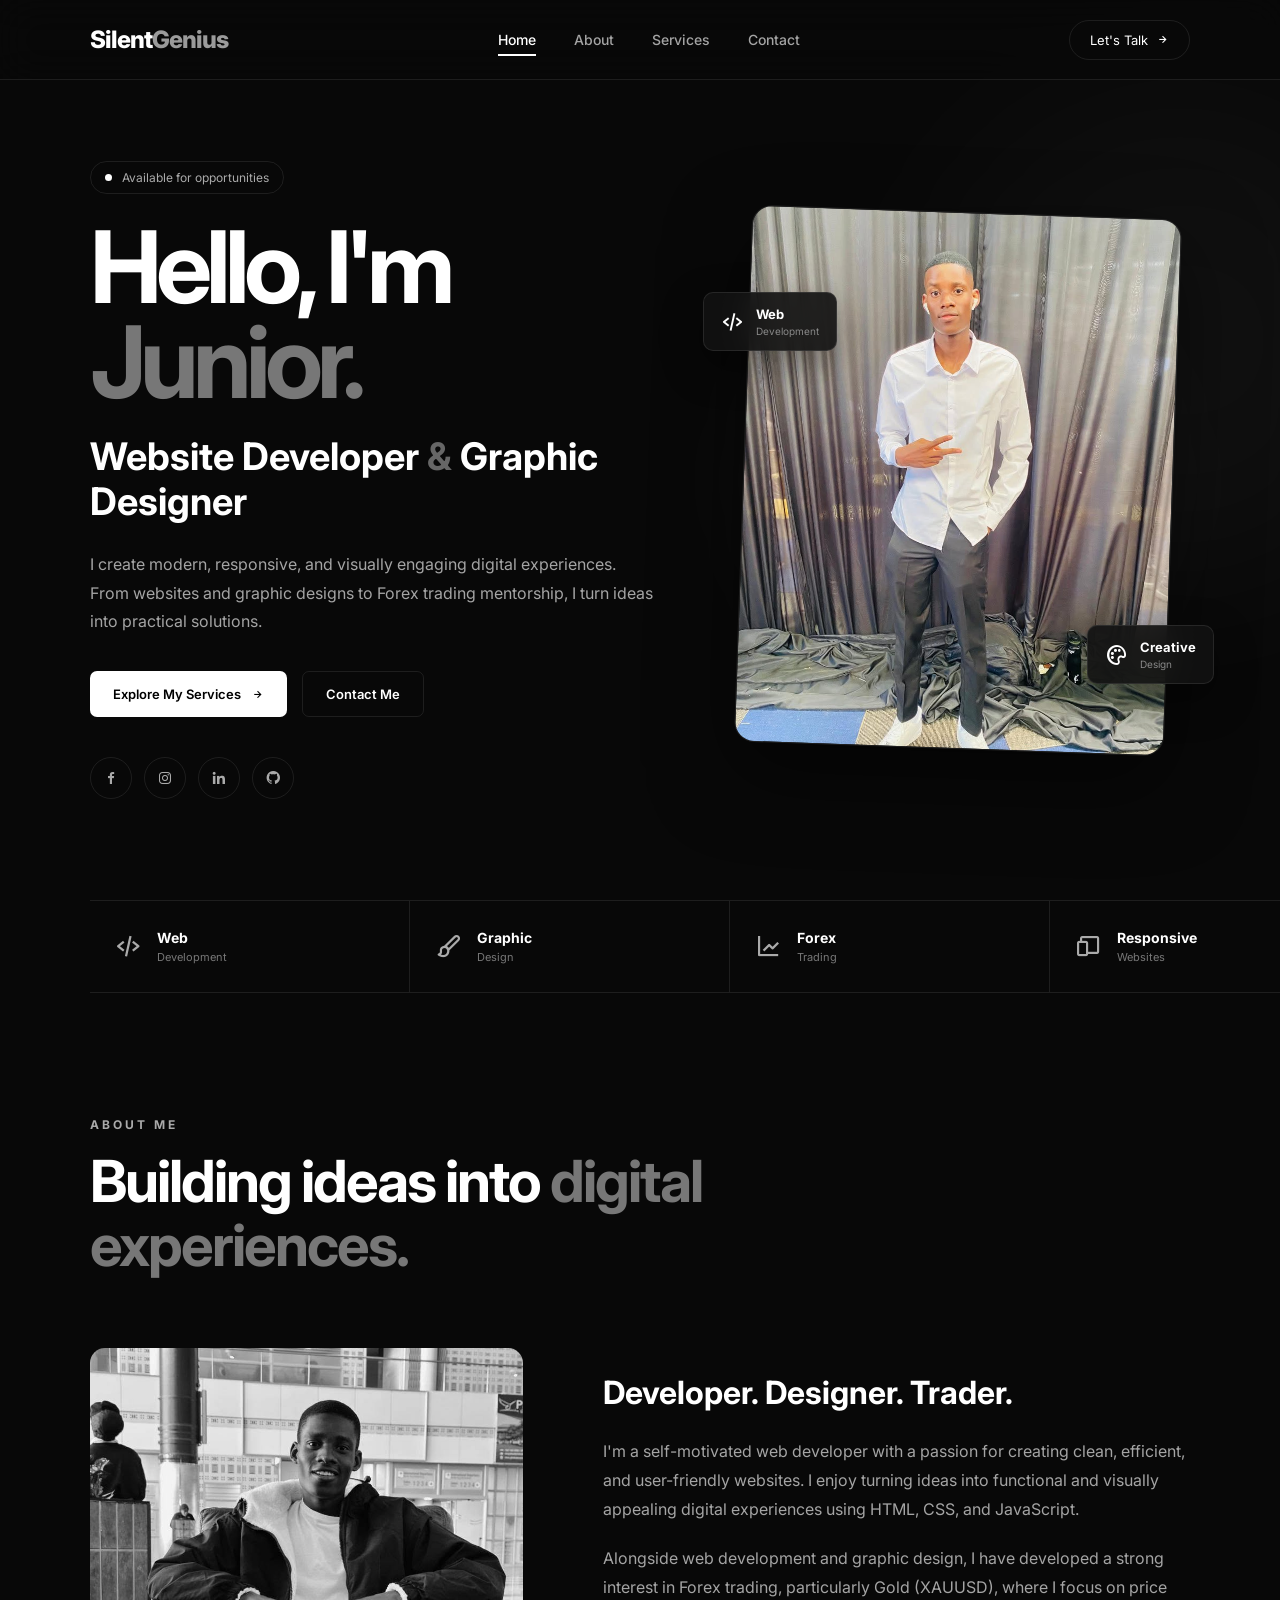
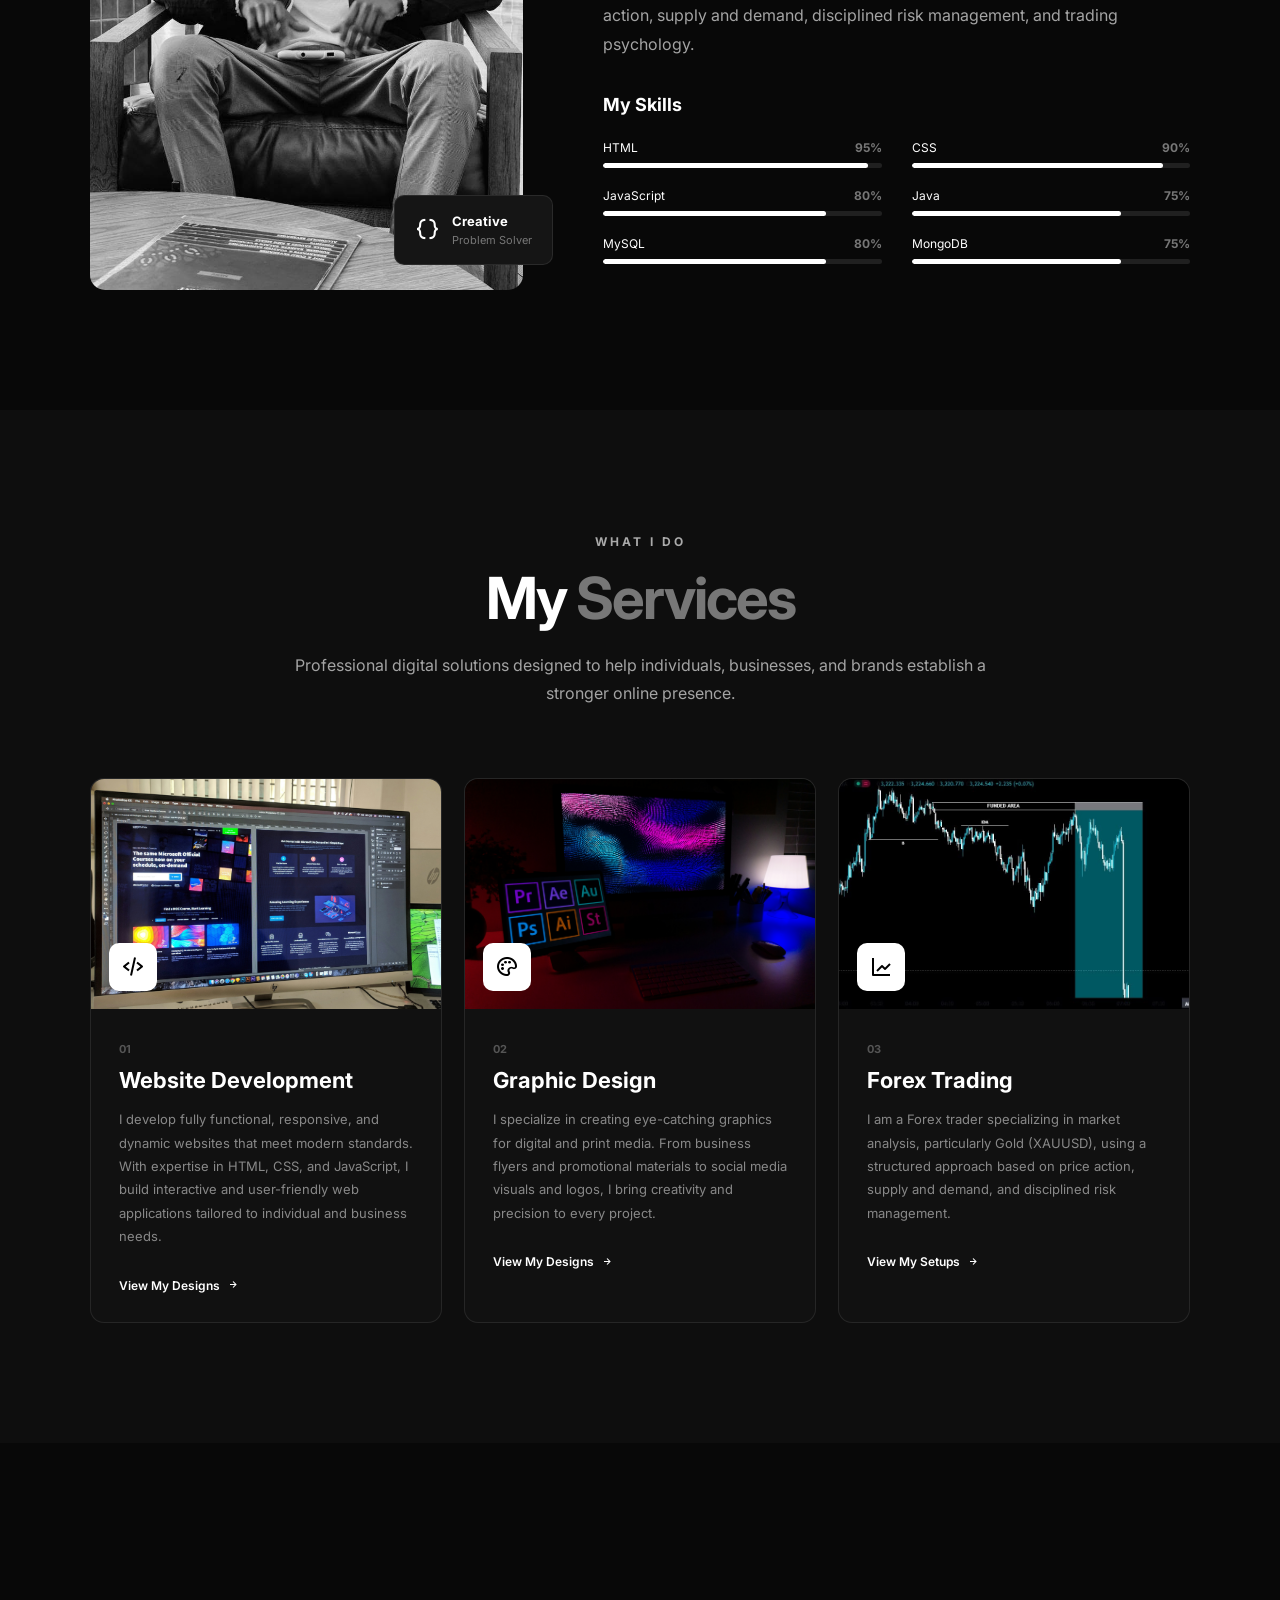
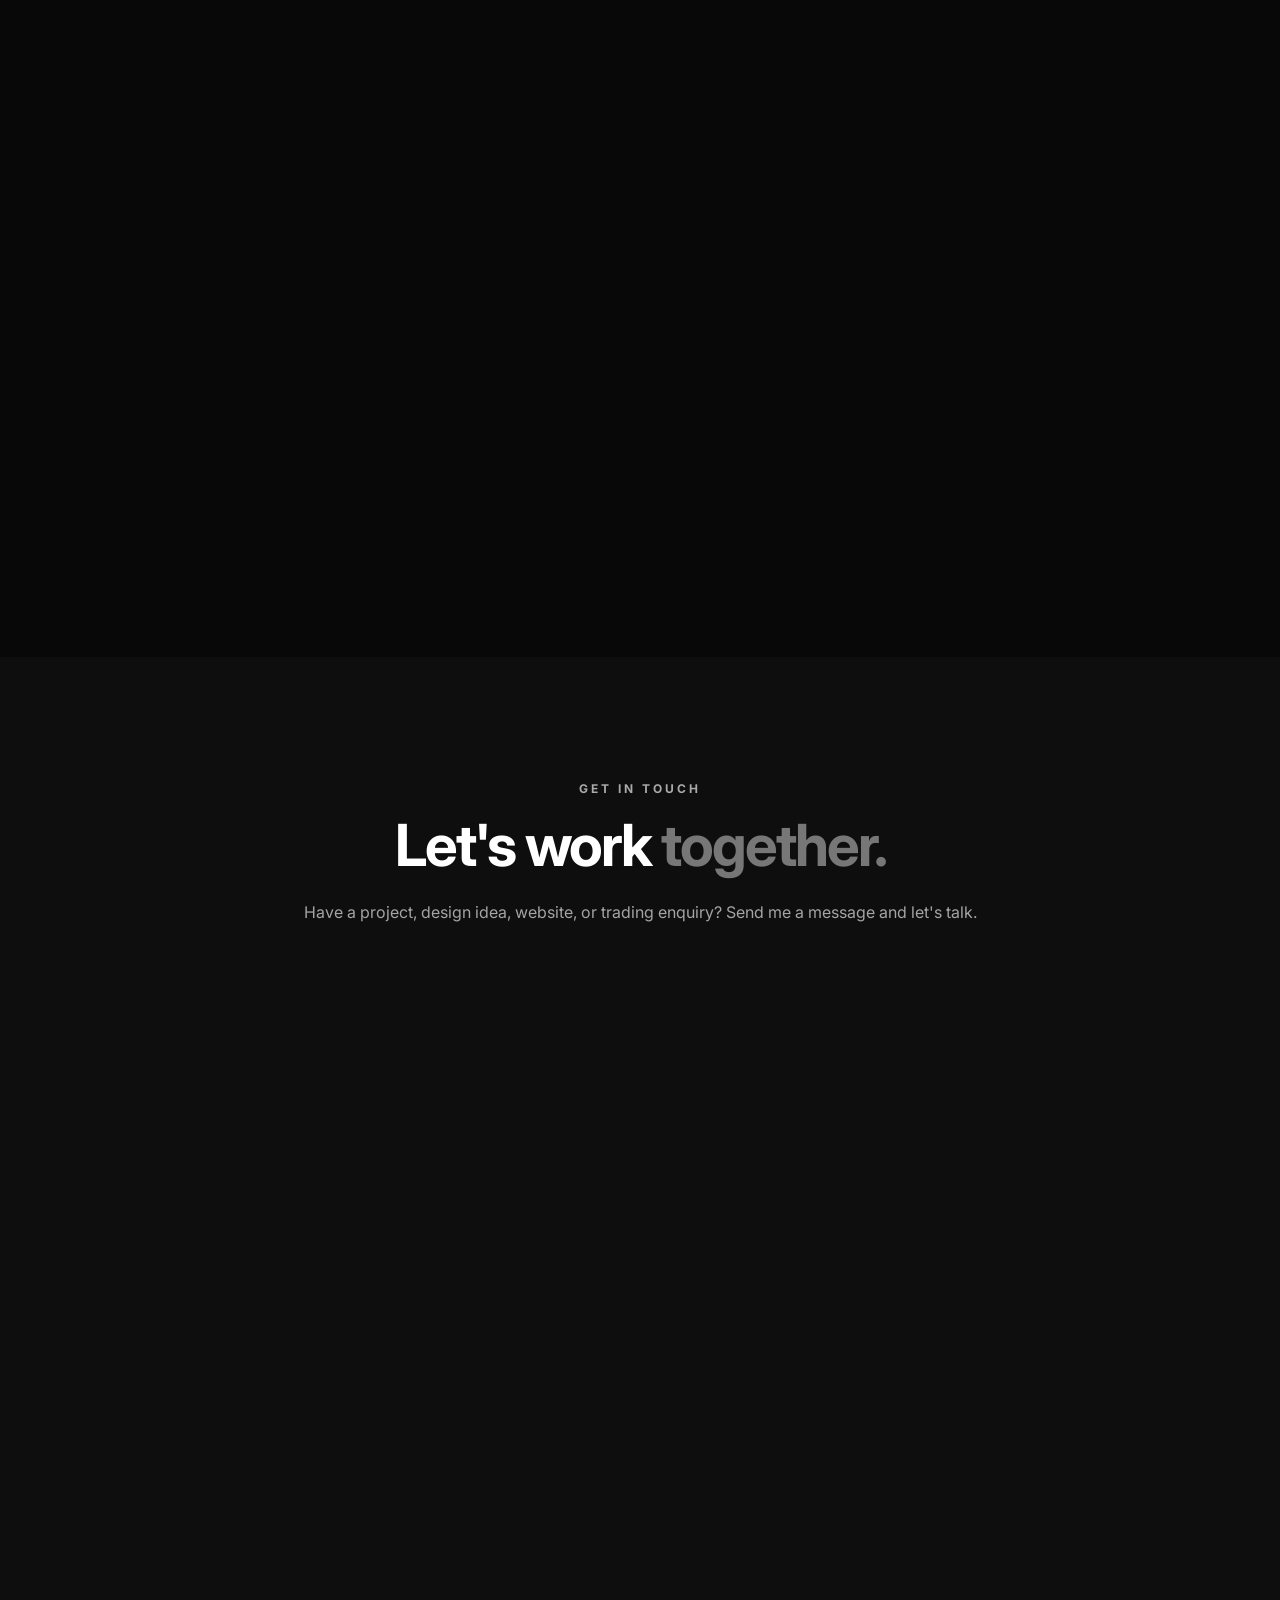
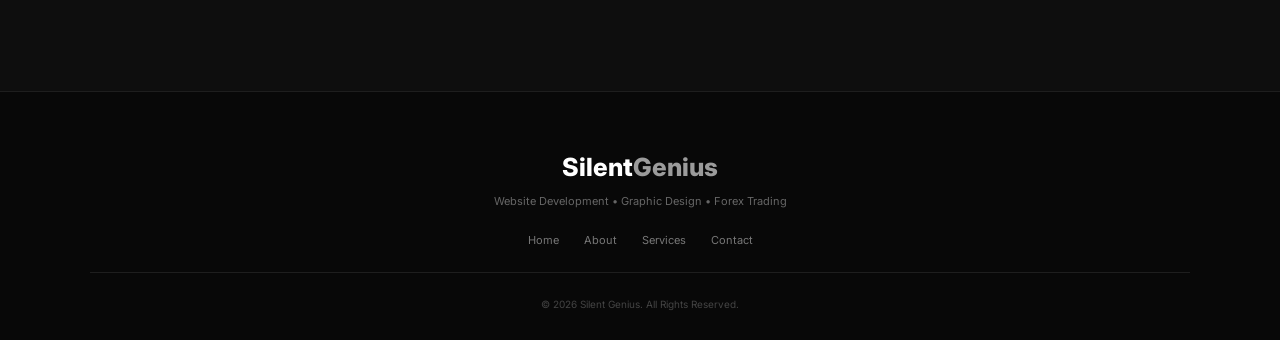
<file: index.html>
<!DOCTYPE html>
<html lang="en">
<head>
    <meta charset="UTF-8">
    <meta name="viewport" content="width=device-width, initial-scale=1.0">

    <title>Junior | Silent Genius</title>

    <!-- Boxicons -->
    <link href="https://unpkg.com/boxicons@2.1.4/css/boxicons.min.css" rel="stylesheet">

    <!-- Google Font -->
    <link rel="preconnect" href="https://fonts.googleapis.com">
    <link rel="preconnect" href="https://fonts.gstatic.com" crossorigin>
    <link href="https://fonts.googleapis.com/css2?family=Inter:wght@300;400;500;600;700;800&display=swap" rel="stylesheet">

    <link rel="stylesheet" href="style.css">
</head>

<body>

    <!-- ================= NAVBAR ================= -->

    <header class="navbar">

        <a href="#home" class="logo">
            Silent<span>Genius</span>
        </a>

        <nav class="nav-links" id="navLinks">

            <a href="#home" class="active">Home</a>
            <a href="#about">About</a>
            <a href="#services">Services</a>
            <a href="#contact">Contact</a>

        </nav>

        <a href="#contact" class="nav-btn">
            Let's Talk
            <i class='bx bx-right-arrow-alt'></i>
        </a>

        <i class='bx bx-menu' id="menu"></i>

    </header>


    <!-- ================= HERO ================= -->

    <main>

        <section class="hero" id="home">

            <div class="hero-content">

                <div class="hero-tag">
                    <span></span>
                    Available for opportunities
                </div>

                <h1>
                    Hello, I'm
                    <span>Junior.</span>
                </h1>

                <h2>
                    Website Developer
                    <span>&</span>
                    Graphic Designer
                </h2>

                <p>
                    I create modern, responsive, and visually engaging digital
                    experiences. From websites and graphic designs to Forex
                    trading mentorship, I turn ideas into practical solutions.
                </p>

                <div class="hero-buttons">

                    <a href="#services" class="primary-btn">
                        Explore My Services
                        <i class='bx bx-right-arrow-alt'></i>
                    </a>

                    <a href="#contact" class="secondary-btn">
                        Contact Me
                    </a>

                </div>

                <div class="hero-socials">

                    <a href="https://www.facebook.com/profile.php?id=100087149716065">
                        <i class='bx bxl-facebook'></i>
                    </a>

                    <a href="https://www.instagram.com/silent_genius_fx/">
                        <i class='bx bxl-instagram'></i>
                    </a>

                    <a href="https://www.linkedin.com/in/junior-inaletsile/" target="_blank" rel="noopener noreferrer">
                    <i class='bx bxl-linkedin'></i>
                    </a>

                    <a href="#">
                        <i class='bx bxl-github'></i>
                    </a>

                </div>

            </div>


            <div class="hero-image">

                <div class="image-glow"></div>

                <div class="image-frame">

                    <img src="main.jpg" alt="Junior">

                </div>

                <div class="floating-card card-one">
                    <i class='bx bx-code-alt'></i>
                    <div>
                        <strong>Web</strong>
                        <small>Development</small>
                    </div>
                </div>

                <div class="floating-card card-two">
                    <i class='bx bx-palette'></i>
                    <div>
                        <strong>Creative</strong>
                        <small>Design</small>
                    </div>
                </div>

            </div>

        </section>


        <!-- ================= STATS ================= -->

        <section class="stats">

            <div class="stat">
                <i class='bx bx-code-alt'></i>
                <div>
                    <h3>Web</h3>
                    <p>Development</p>
                </div>
            </div>

            <div class="stat">
                <i class='bx bx-paint'></i>
                <div>
                    <h3>Graphic</h3>
                    <p>Design</p>
                </div>
            </div>

            <div class="stat">
                <i class='bx bx-line-chart'></i>
                <div>
                    <h3>Forex</h3>
                    <p>Trading</p>
                </div>
            </div>

            <div class="stat">
                <i class='bx bx-devices'></i>
                <div>
                    <h3>Responsive</h3>
                    <p>Websites</p>
                </div>
            </div>

        </section>


        <!-- ================= ABOUT ================= -->

        <section class="about section" id="about">

            <div class="section-heading">

                <span>ABOUT ME</span>

                <h2>
                    Building ideas into
                    <strong>digital experiences.</strong>
                </h2>

            </div>


            <div class="about-grid">

                <div class="about-image">

                    <img src="img4.jpg" alt="Junior working">

                    <div class="experience-card">
                        <i class='bx bx-code-curly'></i>
                        <div>
                            <strong>Creative</strong>
                            <span>Problem Solver</span>
                        </div>
                    </div>

                </div>


                <div class="about-content">

                    <h3>
                        Developer. Designer. Trader.
                    </h3>

                    <p>
                        I'm a self-motivated web developer with a passion for
                        creating clean, efficient, and user-friendly websites.
                        I enjoy turning ideas into functional and visually
                        appealing digital experiences using HTML, CSS, and
                        JavaScript.
                    </p>

                    <p>
                        Alongside web development and graphic design, I have
                        developed a strong interest in Forex trading, particularly
                        Gold (XAUUSD), where I focus on price action, supply and
                        demand, disciplined risk management, and trading psychology.
                    </p>


                    <h4>My Skills</h4>

                    <div class="skills-grid">

                        <div class="skill">
                            <div>
                                <span>HTML</span>
                                <b>95%</b>
                            </div>
                            <div class="progress">
                                <span style="width:95%"></span>
                            </div>
                        </div>

                        <div class="skill">
                            <div>
                                <span>CSS</span>
                                <b>90%</b>
                            </div>
                            <div class="progress">
                                <span style="width:90%"></span>
                            </div>
                        </div>

                        <div class="skill">
                            <div>
                                <span>JavaScript</span>
                                <b>80%</b>
                            </div>
                            <div class="progress">
                                <span style="width:80%"></span>
                            </div>
                        </div>

                        <div class="skill">
                            <div>
                                <span>Java</span>
                                <b>75%</b>
                            </div>
                            <div class="progress">
                                <span style="width:75%"></span>
                            </div>
                        </div>

                        <div class="skill">
                            <div>
                                <span>MySQL</span>
                                <b>80%</b>
                            </div>
                            <div class="progress">
                                <span style="width:80%"></span>
                            </div>
                        </div>

                        <div class="skill">
                            <div>
                                <span>MongoDB</span>
                                <b>75%</b>
                            </div>
                            <div class="progress">
                                <span style="width:75%"></span>
                            </div>
                        </div>

                    </div>

                </div>

            </div>

        </section>


        <!-- ================= SERVICES ================= -->

        <section class="services section" id="services">

            <div class="section-heading center">

                <span>WHAT I DO</span>

                <h2>
                    My <strong>Services</strong>
                </h2>

                <p>
                    Professional digital solutions designed to help individuals,
                    businesses, and brands establish a stronger online presence.
                </p>

            </div>


            <div class="services-grid">


                <!-- WEB DEVELOPMENT -->

                <article class="service-card">

                    <div class="service-image">

                        <img src="pic2.jpg" alt="Website Development">

                        <div class="service-icon">
                            <i class='bx bx-code-alt'></i>
                        </div>

                    </div>

                    <div class="service-content">

                        <span class="service-number">01</span>

                        <h3>Website Development</h3>

                        <p>
                            I develop fully functional, responsive, and dynamic
                            websites that meet modern standards. With expertise
                            in HTML, CSS, and JavaScript, I build interactive and
                            user-friendly web applications tailored to individual
                            and business needs.
                        </p>

                        <a href="#contact">
                            View My Designs
                            <i class='bx bx-right-arrow-alt'></i>
                        </a>

                    </div>

                </article>


                <!-- GRAPHIC DESIGN -->

                <article class="service-card">

                    <div class="service-image">

                        <img src="pic.jpg" alt="Graphic Design">

                        <div class="service-icon">
                            <i class='bx bx-palette'></i>
                        </div>

                    </div>

                    <div class="service-content">

                        <span class="service-number">02</span>

                        <h3>Graphic Design</h3>

                        <p>
                            I specialize in creating eye-catching graphics for
                            digital and print media. From business flyers and
                            promotional materials to social media visuals and
                            logos, I bring creativity and precision to every project.
                        </p>

                        <a href="graphic-design.html">
                            View My Designs
                            <i class='bx bx-right-arrow-alt'></i>
                        </a>

                    </div>

                </article>


                <!-- FOREX -->

                <article class="service-card">

                    <div class="service-image">

                        <img src="xau.jpg" alt="Forex Trading">

                        <div class="service-icon">
                            <i class='bx bx-line-chart'></i>
                        </div>

                    </div>

                    <div class="service-content">

                        <span class="service-number">03</span>

                        <h3>Forex Trading</h3>

                        <p>
                            I am a Forex trader specializing in market analysis,
                            particularly Gold (XAUUSD), using a structured approach
                            based on price action, supply and demand, and disciplined
                            risk management.
                        </p>

                        <a href="forex.html">
                            View My Setups
                            <i class='bx bx-right-arrow-alt'></i>
                        </a>

                    </div>

                </article>

            </div>

        </section>


        <!-- ================= TRADING FEATURE ================= -->

        <section class="trading-section">

            <div class="trading-content">

                <span class="small-heading">
                    SILENT GENIUS FX
                </span>

                <h2>
                    Trade with
                    <strong>discipline.</strong>
                </h2>

                <p>
                    Through my trading mentorship, I help aspiring traders
                    understand the financial markets, develop effective trading
                    strategies, manage risk, and build the right mindset for
                    consistent decision-making.
                </p>

                <div class="trading-points">

                    <div>
                        <i class='bx bx-check'></i>
                        <span>Price Action</span>
                    </div>

                    <div>
                        <i class='bx bx-check'></i>
                        <span>Supply & Demand</span>
                    </div>

                    <div>
                        <i class='bx bx-check'></i>
                        <span>Risk Management</span>
                    </div>

                    <div>
                        <i class='bx bx-check'></i>
                        <span>Trading Psychology</span>
                    </div>

                </div>

                <a href="#contact" class="primary-btn">
                    Join / Enquire
                    <i class='bx bx-right-arrow-alt'></i>
                </a>

            </div>

            <div class="trading-chart">

                <img src="goldie.png" alt="XAUUSD Trading">

                <div class="chart-overlay">

                    <div>
                        <small>MARKET</small>
                        <strong>XAUUSD</strong>
                    </div>

                    <div class="trend">
                        <i class='bx bx-trending-up'></i>
                        Price
                    </div>

                </div>

            </div>

        </section>


        <!-- ================= CONTACT ================= -->

        <section class="contact section" id="contact">

            <div class="section-heading center">

                <span>GET IN TOUCH</span>

                <h2>
                    Let's work
                    <strong>together.</strong>
                </h2>

                <p>
                    Have a project, design idea, website, or trading enquiry?
                    Send me a message and let's talk.
                </p>

            </div>


            <div class="contact-grid">


                <div class="contact-info">

                    <h3>Let's create something great.</h3>

                    <p>
                        I'm open to website development, graphic design,
                        collaboration, and professional opportunities.
                    </p>


                    <div class="contact-item">

                        <div class="contact-icon">
                            <i class='bx bxs-location-plus'></i>
                        </div>

                        <div>
                            <span>Location</span>
                            <strong>Gaborone, Botswana</strong>
                        </div>

                    </div>


                    <div class="contact-item">

                        <div class="contact-icon">
                            <i class='bx bxs-phone'></i>
                        </div>

                        <div>
                            <span>Phone</span>
                            <strong>+267 75536797 / +267 76414183</strong>
                        </div>

                    </div>


                    <div class="contact-item">

                        <div class="contact-icon">
                            <i class='bx bxs-envelope'></i>
                        </div>

                        <div>
                            <span>Email</span>
                            <strong>juniorlimbani@gmail.com</strong>
                        </div>

                    </div>


                    <div class="contact-socials">

                        <a href="https://www.facebook.com/profile.php?id=100087149716065">
                            <i class='bx bxl-facebook'></i>
                        </a>

                        <a href="https://www.instagram.com/silent_genius_fx/">
                            <i class='bx bxl-instagram'></i>
                        </a>

                        <a href="https://www.linkedin.com/in/junior-inaletsile/" target="_blank" rel="noopener noreferrer">
                            <i class='bx bxl-linkedin'></i>
                        </a>

                        <a href="#">
                            <i class='bx bxl-github'></i>
                        </a>

                    </div>

                </div>


                <form class="contact-form">

                    <div class="input-group">

                        <label>Full Name</label>

                        <input
                            type="text"
                            placeholder="Enter your full name"
                            required
                        >

                    </div>


                    <div class="input-group">

                        <label>Email Address</label>

                        <input
                            type="email"
                            placeholder="Enter your email"
                            required
                        >

                    </div>


                    <div class="input-group">

                        <label>Subject</label>

                        <input
                            type="text"
                            placeholder="What can I help you with?"
                        >

                    </div>


                    <div class="input-group">

                        <label>Your Message</label>

                        <textarea
                            placeholder="Tell me about your project..."
                            required
                        ></textarea>

                    </div>


                    <button type="submit" class="primary-btn">

                        Send Message
                        <i class='bx bx-send'></i>

                    </button>

                </form>

            </div>

        </section>

    </main>


    <!-- ================= FOOTER ================= -->

    <footer>

        <div class="footer-logo">
            Silent<span>Genius</span>
        </div>

        <p>
            Website Development • Graphic Design • Forex Trading
        </p>

        <div class="footer-links">

            <a href="#home">Home</a>
            <a href="#about">About</a>
            <a href="#services">Services</a>
            <a href="#contact">Contact</a>

        </div>

        <div class="copyright">
            © 2026 Silent Genius. All Rights Reserved.
        </div>

    </footer>


    <script src="script.js"></script>

</body>
</html>
</file>
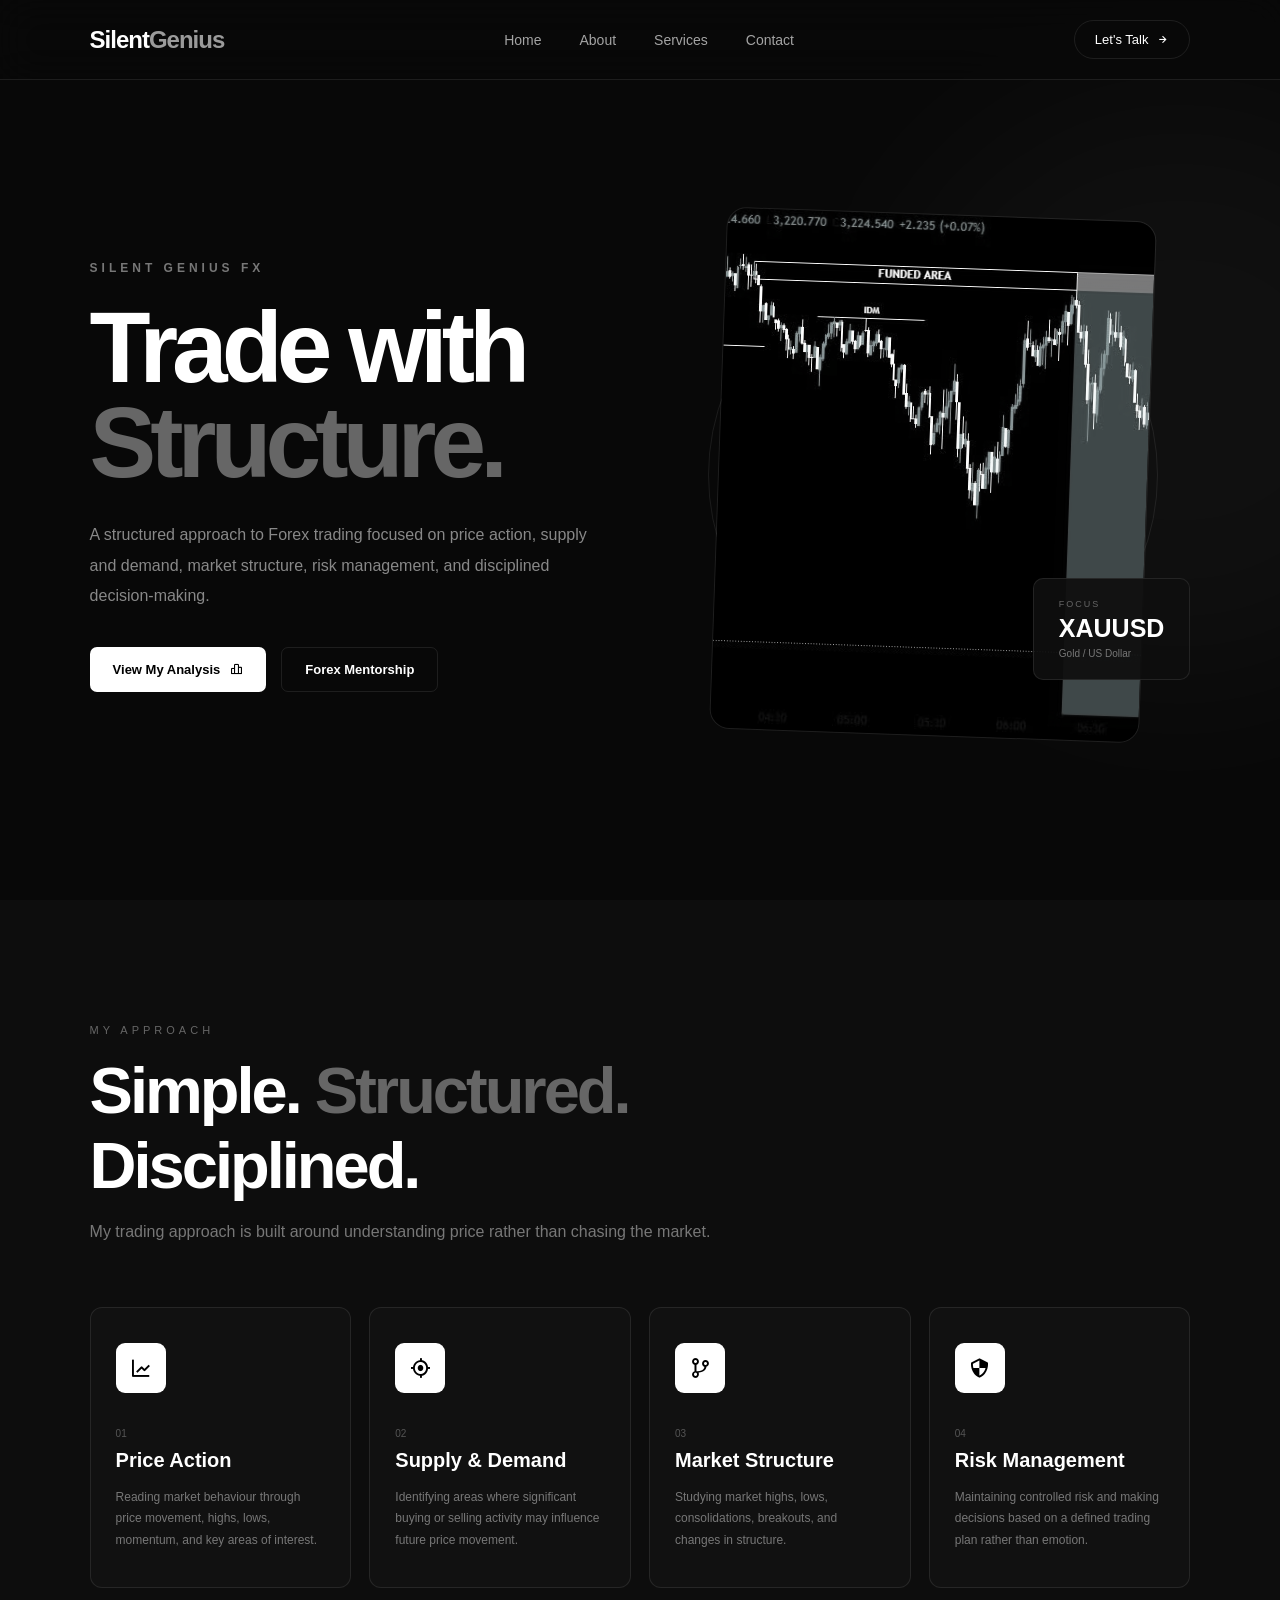
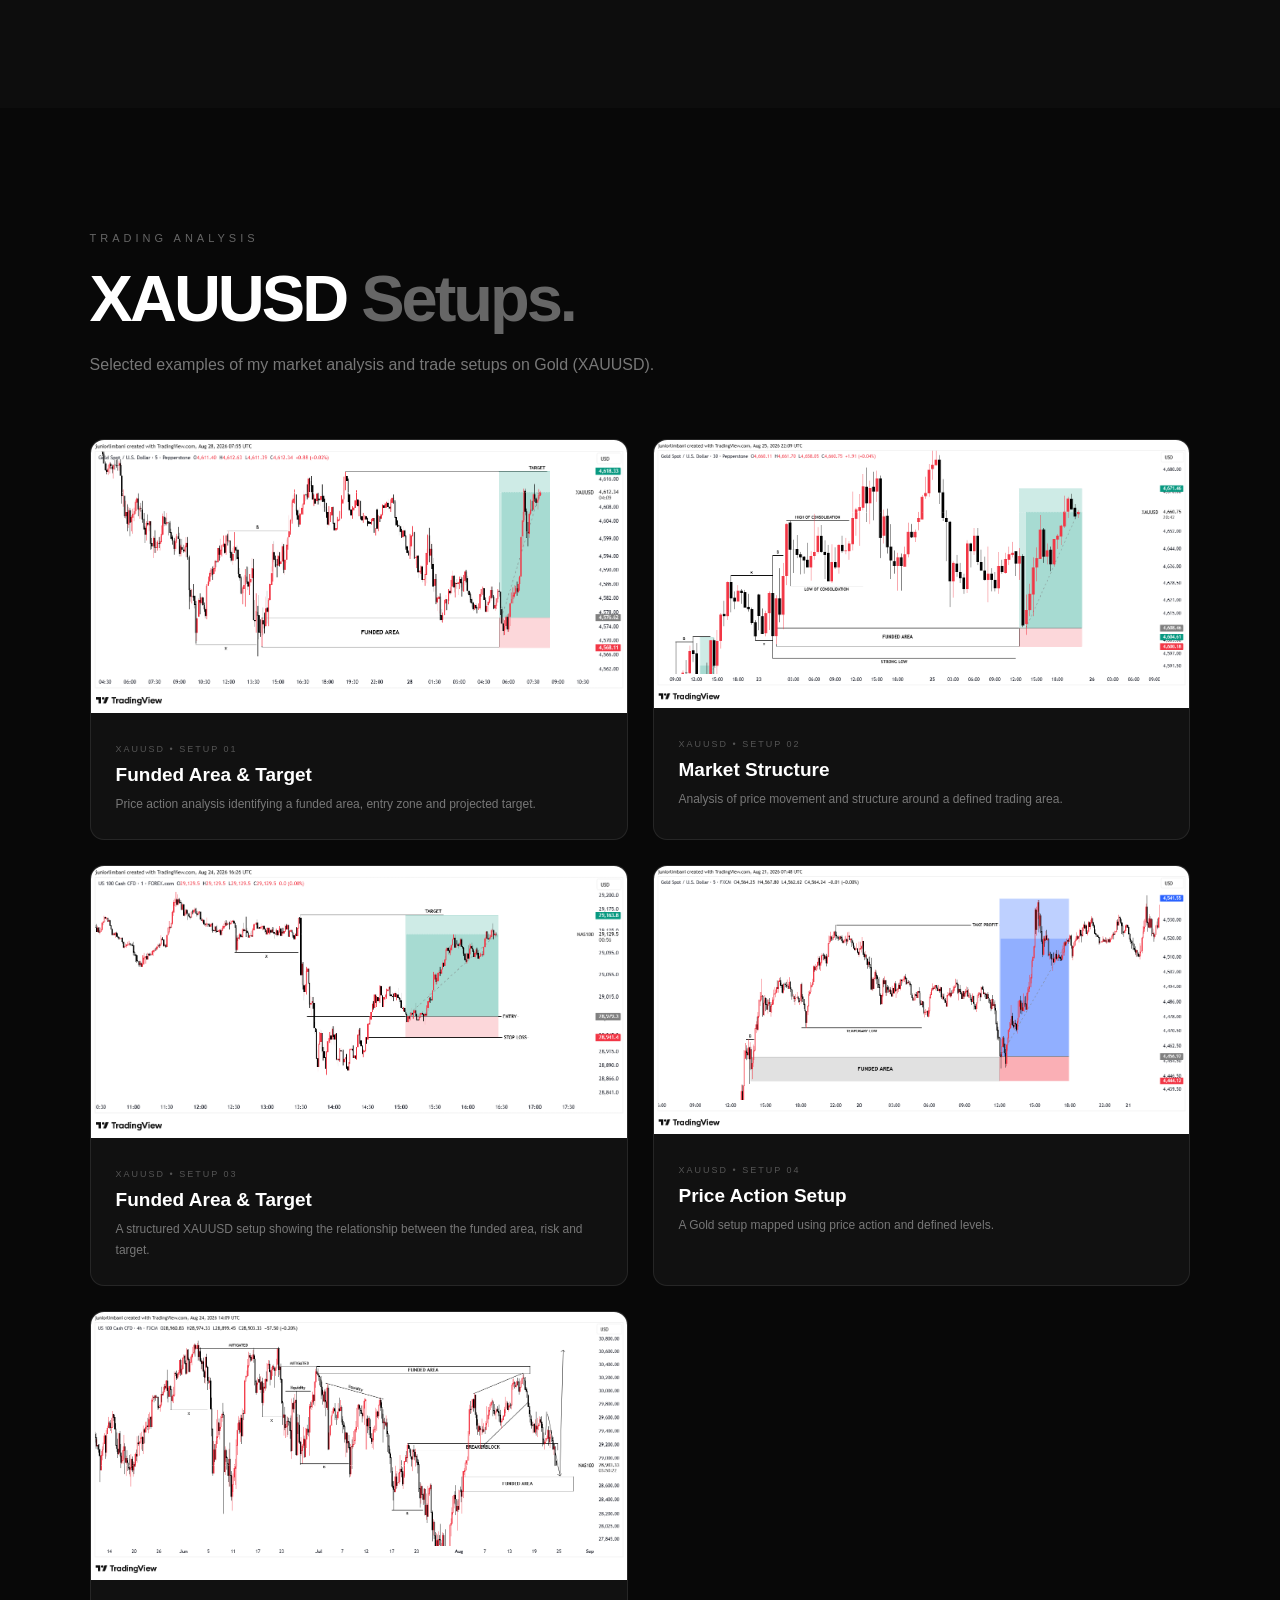
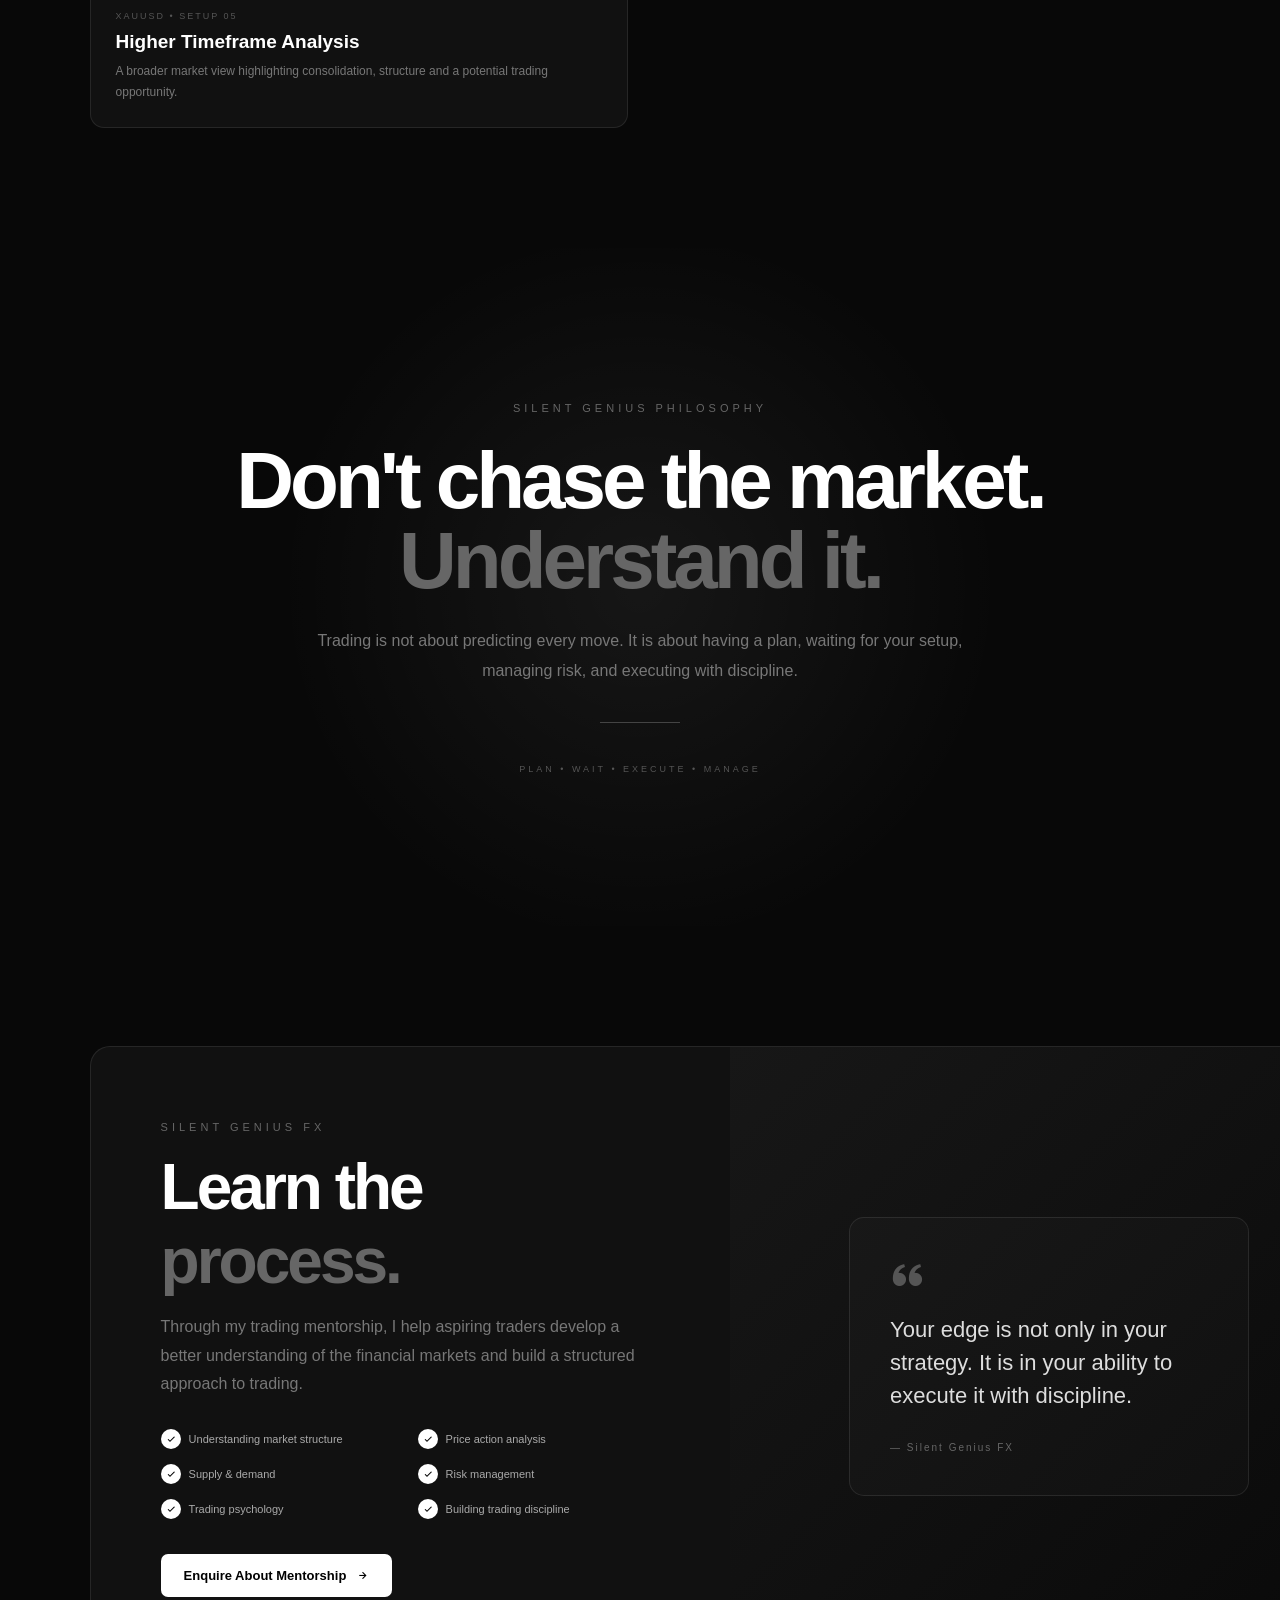
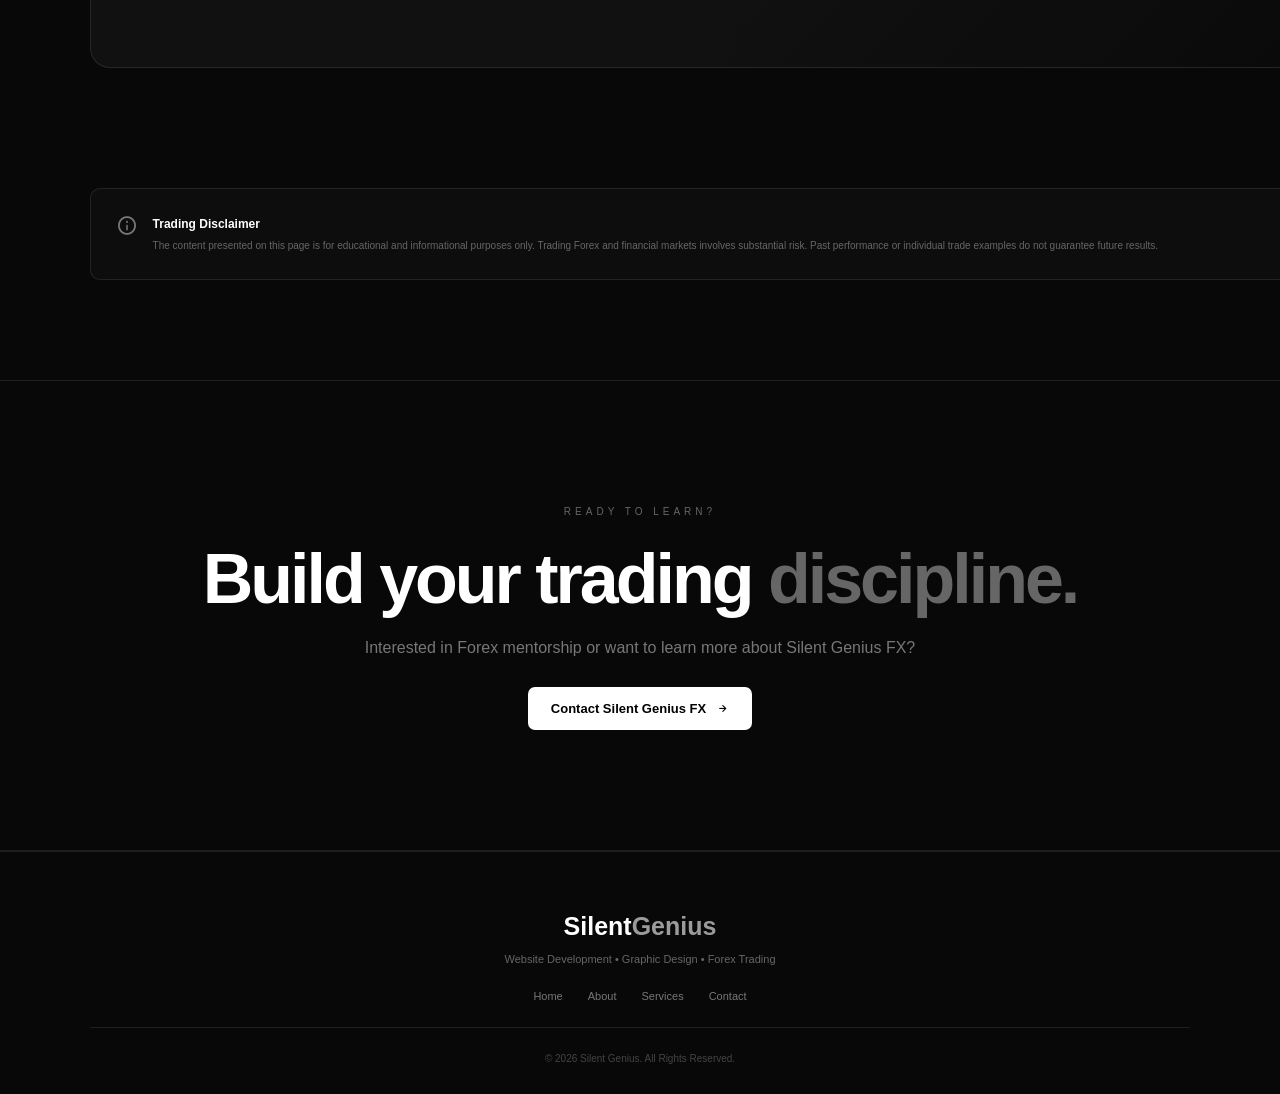
<file: forex.html>
<!DOCTYPE html>
<html lang="en">

<head>

    <meta charset="UTF-8">
    <meta name="viewport" content="width=device-width, initial-scale=1.0">

    <title>Silent Genius FX | Forex Trading</title>

    <!-- Boxicons -->
    <link href="https://unpkg.com/boxicons@2.1.4/css/boxicons.min.css" rel="stylesheet">

    <!-- Main Stylesheet -->
    <link rel="stylesheet" href="style.css">

</head>

<body>


<!-- =========================================
     NAVBAR
========================================= -->

<header class="navbar">

    <a href="index.html" class="logo">
        Silent<span>Genius</span>
    </a>

    <nav class="nav-links">

        <a href="index.html">Home</a>
        <a href="index.html#about">About</a>
        <a href="index.html#services">Services</a>
        <a href="index.html#contact">Contact</a>

    </nav>

    <a href="index.html#contact" class="nav-btn">
        Let's Talk
        <i class='bx bx-right-arrow-alt'></i>
    </a>

</header>


<!-- =========================================
     FOREX HERO
========================================= -->

<section class="forex-hero">

    <div class="forex-hero-content">

        <span class="forex-label">
            SILENT GENIUS FX
        </span>

        <h1>
            Trade with
            <strong>Structure.</strong>
        </h1>

        <p>
            A structured approach to Forex trading focused on
            price action, supply and demand, market structure,
            risk management, and disciplined decision-making.
        </p>

        <div class="forex-buttons">

            <a href="#analysis" class="primary-btn">
                View My Analysis
                <i class='bx bx-bar-chart-alt-2'></i>
            </a>

            <a href="#mentorship" class="secondary-btn">
                Forex Mentorship
            </a>

        </div>

    </div>


    <div class="forex-hero-visual">

        <div class="forex-circle"></div>

        <div class="forex-image">

            <img src="xau.jpg" alt="XAUUSD Gold Trading">

        </div>

        <div class="market-card">

            <span>FOCUS</span>

            <strong>XAUUSD</strong>

            <small>Gold / US Dollar</small>

        </div>

    </div>

</section>


<!-- =========================================
     TRADING APPROACH
========================================= -->

<section class="forex-approach">

    <div class="forex-section-heading">

        <span>MY APPROACH</span>

        <h2>
            Simple.
            <strong>Structured.</strong>
            Disciplined.
        </h2>

        <p>
            My trading approach is built around understanding
            price rather than chasing the market.
        </p>

    </div>


    <div class="approach-grid">


        <!-- APPROACH 01 -->

        <div class="approach-card">

            <div class="approach-icon">
                <i class='bx bx-line-chart'></i>
            </div>

            <span>01</span>

            <h3>Price Action</h3>

            <p>
                Reading market behaviour through price movement,
                highs, lows, momentum, and key areas of interest.
            </p>

        </div>


        <!-- APPROACH 02 -->

        <div class="approach-card">

            <div class="approach-icon">
                <i class='bx bx-target-lock'></i>
            </div>

            <span>02</span>

            <h3>Supply & Demand</h3>

            <p>
                Identifying areas where significant buying or
                selling activity may influence future price movement.
            </p>

        </div>


        <!-- APPROACH 03 -->

        <div class="approach-card">

            <div class="approach-icon">
                <i class='bx bx-git-branch'></i>
            </div>

            <span>03</span>

            <h3>Market Structure</h3>

            <p>
                Studying market highs, lows, consolidations,
                breakouts, and changes in structure.
            </p>

        </div>


        <!-- APPROACH 04 -->

        <div class="approach-card">

            <div class="approach-icon">
                <i class='bx bx-shield-quarter'></i>
            </div>

            <span>04</span>

            <h3>Risk Management</h3>

            <p>
                Maintaining controlled risk and making decisions
                based on a defined trading plan rather than emotion.
            </p>

        </div>

    </div>

</section>


<!-- =========================================
     ANALYSIS PORTFOLIO
========================================= -->

<section class="forex-analysis" id="analysis">

    <div class="forex-section-heading">

        <span>TRADING ANALYSIS</span>

        <h2>
            XAUUSD
            <strong>Setups.</strong>
        </h2>

        <p>
            Selected examples of my market analysis and trade
            setups on Gold (XAUUSD).
        </p>

    </div>


    <div class="analysis-grid">


        <!-- SETUP 01 -->

        <div class="analysis-card">

            <img
                src="xauusd1.png"
                alt="XAUUSD Trading Analysis Setup 01"
            >

            <div class="analysis-info">

                <span>XAUUSD • SETUP 01</span>

                <h3>Funded Area & Target</h3>

                <p>
                    Price action analysis identifying a funded area,
                    entry zone and projected target.
                </p>

            </div>

        </div>


        <!-- SETUP 02 -->

        <div class="analysis-card">

            <img
                src="xauusd2.png"
                alt="XAUUSD Trading Analysis Setup 02"
            >

            <div class="analysis-info">

                <span>XAUUSD • SETUP 02</span>

                <h3>Market Structure</h3>

                <p>
                    Analysis of price movement and structure around
                    a defined trading area.
                </p>

            </div>

        </div>


        <!-- SETUP 03 -->

        <div class="analysis-card">

            <img
                src="xauusd3.png"
                alt="XAUUSD Trading Analysis Setup 03"
            >

            <div class="analysis-info">

                <span>XAUUSD • SETUP 03</span>

                <h3>Funded Area & Target</h3>

                <p>
                    A structured XAUUSD setup showing the relationship
                    between the funded area, risk and target.
                </p>

            </div>

        </div>


        <!-- SETUP 04 -->

        <div class="analysis-card">

            <img
                src="xauusd4.png"
                alt="XAUUSD Trading Analysis Setup 04"
            >

            <div class="analysis-info">

                <span>XAUUSD • SETUP 04</span>

                <h3>Price Action Setup</h3>

                <p>
                    A Gold setup mapped using price action and
                    defined levels.
                </p>

            </div>

        </div>


        <!-- SETUP 05 -->

        <div class="analysis-card">

            <img
                src="xauusd5.png"
                alt="XAUUSD Trading Analysis Setup 05"
            >

            <div class="analysis-info">

                <span>XAUUSD • SETUP 05</span>

                <h3>Higher Timeframe Analysis</h3>

                <p>
                    A broader market view highlighting consolidation,
                    structure and a potential trading opportunity.
                </p>

            </div>

        </div>

    </div>

</section>


<!-- =========================================
     SILENT GENIUS PHILOSOPHY
========================================= -->

<section class="forex-philosophy">

    <div class="philosophy-content">

        <span>SILENT GENIUS PHILOSOPHY</span>

        <h2>
            Don't chase the market.
            <strong>Understand it.</strong>
        </h2>

        <p>
            Trading is not about predicting every move.
            It is about having a plan, waiting for your setup,
            managing risk, and executing with discipline.
        </p>

        <div class="philosophy-line"></div>

        <small>
            PLAN • WAIT • EXECUTE • MANAGE
        </small>

    </div>

</section>


<!-- =========================================
     MENTORSHIP
========================================= -->

<section class="mentorship" id="mentorship">

    <div class="mentorship-content">

        <span>SILENT GENIUS FX</span>

        <h2>
            Learn the
            <strong>process.</strong>
        </h2>

        <p>
            Through my trading mentorship, I help aspiring traders
            develop a better understanding of the financial markets
            and build a structured approach to trading.
        </p>


        <div class="mentorship-list">

            <div>
                <i class='bx bx-check'></i>
                <span>Understanding market structure</span>
            </div>

            <div>
                <i class='bx bx-check'></i>
                <span>Price action analysis</span>
            </div>

            <div>
                <i class='bx bx-check'></i>
                <span>Supply & demand</span>
            </div>

            <div>
                <i class='bx bx-check'></i>
                <span>Risk management</span>
            </div>

            <div>
                <i class='bx bx-check'></i>
                <span>Trading psychology</span>
            </div>

            <div>
                <i class='bx bx-check'></i>
                <span>Building trading discipline</span>
            </div>

        </div>


        <a href="index.html#contact" class="primary-btn">

            Enquire About Mentorship

            <i class='bx bx-right-arrow-alt'></i>

        </a>

    </div>


    <div class="mentorship-visual">

        <div class="quote-card">

            <i class='bx bxs-quote-alt-left'></i>

            <p>
                Your edge is not only in your strategy.
                It is in your ability to execute it with discipline.
            </p>

            <span>— Silent Genius FX</span>

        </div>

    </div>

</section>


<!-- =========================================
     DISCLAIMER
========================================= -->

<section class="forex-disclaimer">

    <i class='bx bx-info-circle'></i>

    <div>

        <strong>Trading Disclaimer</strong>

        <p>
            The content presented on this page is for educational
            and informational purposes only. Trading Forex and
            financial markets involves substantial risk. Past
            performance or individual trade examples do not
            guarantee future results.
        </p>

    </div>

</section>


<!-- =========================================
     CTA
========================================= -->

<section class="forex-cta">

    <span>READY TO LEARN?</span>

    <h2>
        Build your trading
        <strong>discipline.</strong>
    </h2>

    <p>
        Interested in Forex mentorship or want to learn more
        about Silent Genius FX?
    </p>

    <a href="index.html#contact" class="primary-btn">

        Contact Silent Genius FX

        <i class='bx bx-right-arrow-alt'></i>

    </a>

</section>


<!-- =========================================
     FOOTER
========================================= -->

<footer>

    <div class="footer-logo">
        Silent<span>Genius</span>
    </div>

    <p>
        Website Development • Graphic Design • Forex Trading
    </p>

    <div class="footer-links">

        <a href="index.html">Home</a>
        <a href="index.html#about">About</a>
        <a href="index.html#services">Services</a>
        <a href="index.html#contact">Contact</a>

    </div>

    <div class="copyright">
        © 2026 Silent Genius. All Rights Reserved.
    </div>

</footer>


</body>
</html>
</file>
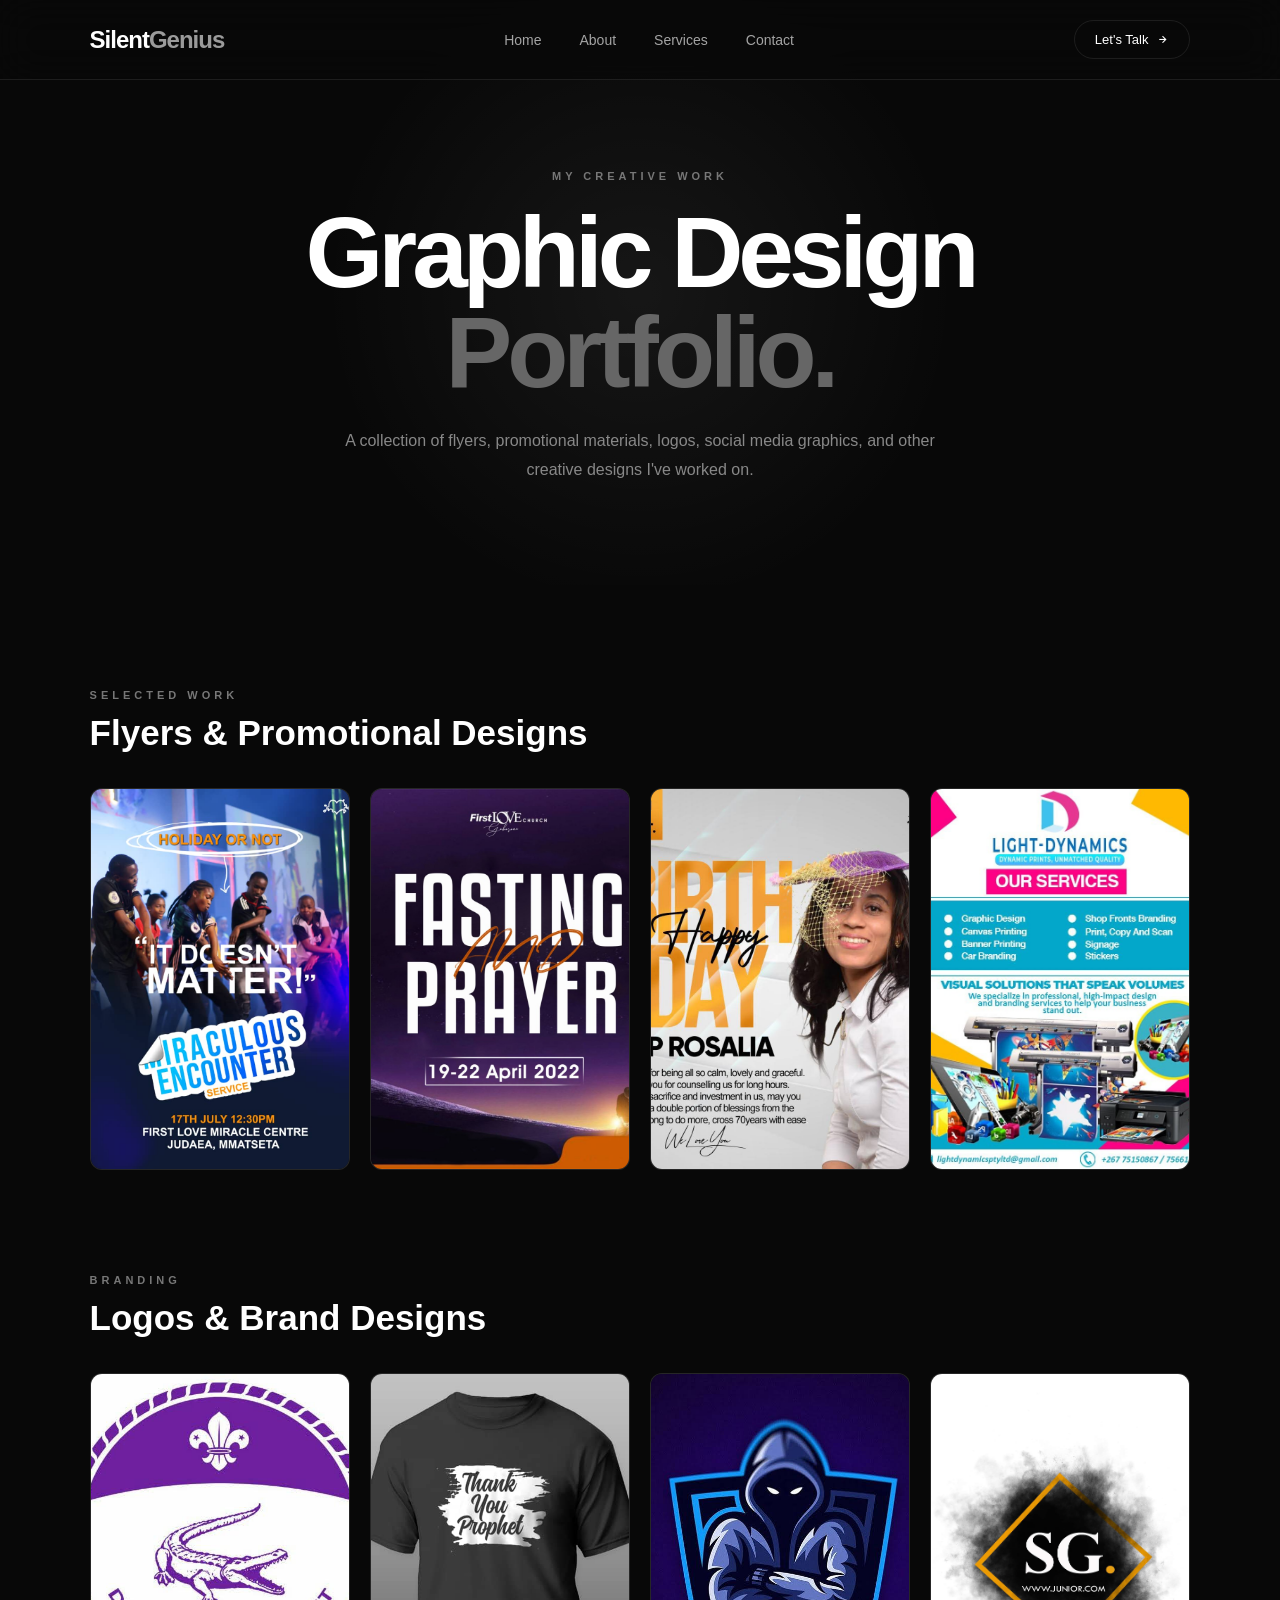
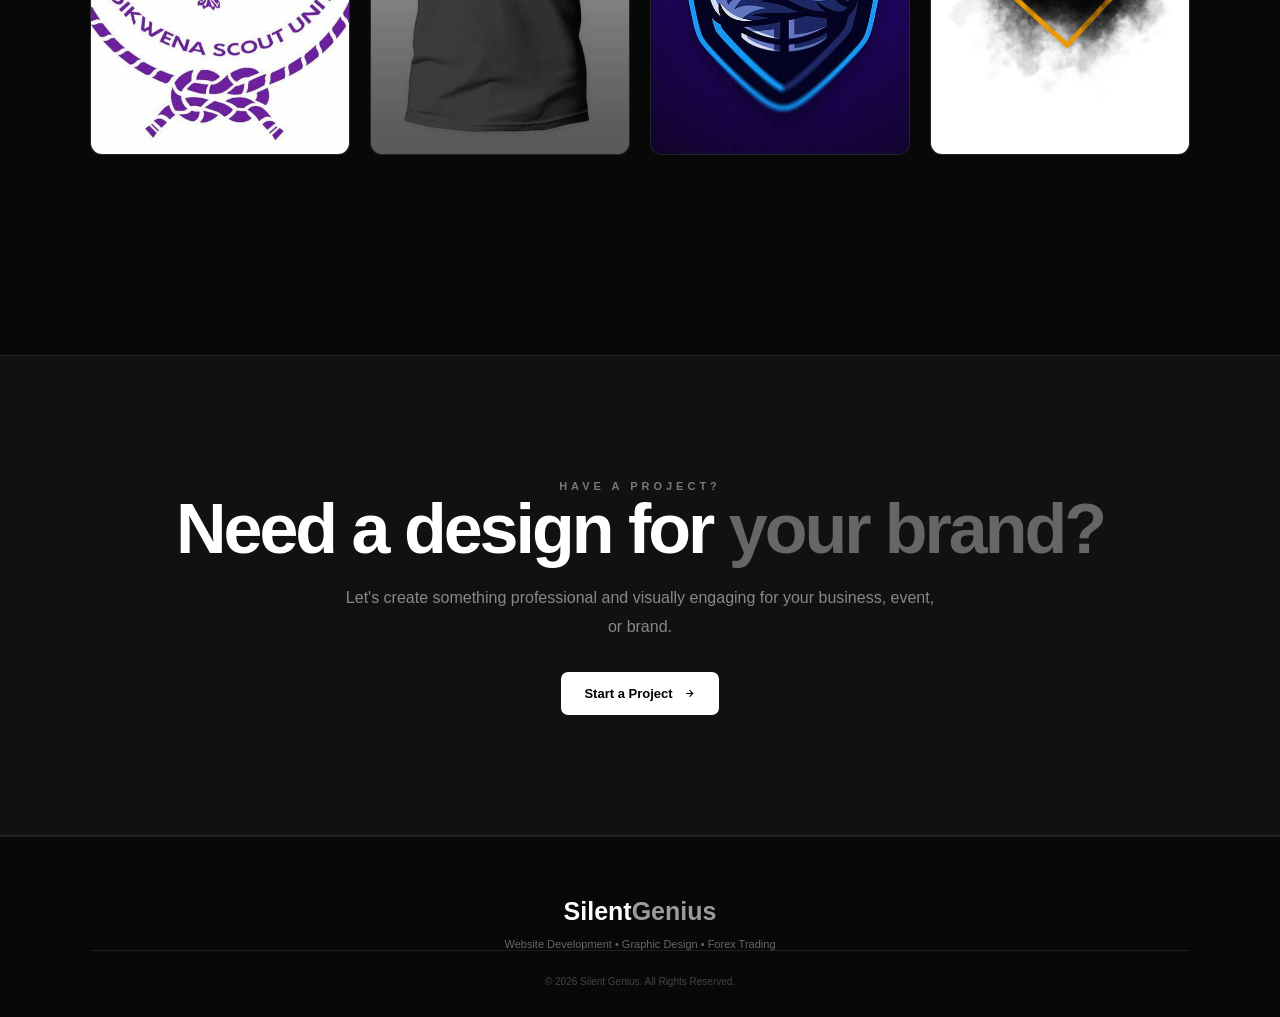
<file: graphic-design.html>
<!DOCTYPE html>
<html lang="en">

<head>

    <meta charset="UTF-8">
    <meta name="viewport" content="width=device-width, initial-scale=1.0">

    <title>Graphic Design | Silent Genius</title>

    <link href="https://unpkg.com/boxicons@2.1.4/css/boxicons.min.css" rel="stylesheet">

    <link rel="stylesheet" href="style.css">

</head>

<body>

    <!-- NAVIGATION -->

    <header class="navbar">

        <a href="index.html" class="logo">
            Silent<span>Genius</span>
        </a>

        <nav class="nav-links">

            <a href="index.html">Home</a>
            <a href="index.html#about">About</a>
            <a href="index.html#services">Services</a>
            <a href="index.html#contact">Contact</a>

        </nav>

        <a href="index.html#contact" class="nav-btn">
            Let's Talk
            <i class='bx bx-right-arrow-alt'></i>
        </a>

    </header>


    <!-- PAGE HERO -->

    <section class="portfolio-hero">

        <span>MY CREATIVE WORK</span>

        <h1>
            Graphic Design
            <strong>Portfolio.</strong>
        </h1>

        <p>
            A collection of flyers, promotional materials, logos,
            social media graphics, and other creative designs I've
            worked on.
        </p>

    </section>


    <!-- DESIGN PORTFOLIO -->

    <section class="design-portfolio">

        <div class="portfolio-heading">

            <span>SELECTED WORK</span>

            <h2>Flyers & Promotional Designs</h2>

        </div>


        <div class="design-grid">

            <div class="design-item">
                <img src="flyer8.jpg" alt="Flyer Design">
            </div>

            <div class="design-item">
                <img src="flyer2.jpg" alt="Flyer Design">
            </div>

            <div class="design-item">
                <img src="flyer7.jpg" alt="Flyer Design">
            </div>

            <div class="design-item">
                <img src="flyer9.jpg" alt="Flyer Design">
            </div>

        </div>


        <div class="portfolio-heading">

            <span>BRANDING</span>

            <h2>Logos & Brand Designs</h2>

        </div>


        <div class="design-grid">

            <div class="design-item">
                <img src="logo1.jpg" alt="Logo Design">
            </div>

            <div class="design-item">
                <img src="logo2.jpg" alt="Logo Design">
            </div>

            <div class="design-item">
                <img src="logo3.jpg" alt="Logo Design">
            </div>

            <div class="design-item">
                <img src="logo4.jpg" alt="Logo Design">
            </div>

        </div>

    </section>


    <!-- CALL TO ACTION -->

    <section class="portfolio-cta">

        <span>HAVE A PROJECT?</span>

        <h2>
            Need a design for
            <strong>your brand?</strong>
        </h2>

        <p>
            Let's create something professional and visually
            engaging for your business, event, or brand.
        </p>

        <a href="index.html#contact" class="primary-btn">
            Start a Project
            <i class='bx bx-right-arrow-alt'></i>
        </a>

    </section>


    <!-- FOOTER -->

    <footer>

        <div class="footer-logo">
            Silent<span>Genius</span>
        </div>

        <p>
            Website Development • Graphic Design • Forex Trading
        </p>

        <div class="copyright">
            © 2026 Silent Genius. All Rights Reserved.
        </div>

    </footer>

</body>

</html>
</file>
<file: style.css>
/* =========================================
   SILENT GENIUS PORTFOLIO
   ========================================= */

* {
    margin: 0;
    padding: 0;
    box-sizing: border-box;
    scroll-behavior: smooth;
}

:root {
    --bg: #080808;
    --bg-secondary: #0e0e0e;
    --card: #111111;
    --card-light: #171717;
    --text: #ffffff;
    --text-muted: #a4a4a4;
    --border: rgba(255, 255, 255, 0.09);
    --accent: #ffffff;
    --accent-dark: #bdbdbd;
}

html {
    scroll-behavior: smooth;
}

body {
    font-family: "Inter", sans-serif;
    background: var(--bg);
    color: var(--text);
    overflow-x: hidden;
}

a {
    color: inherit;
    text-decoration: none;
}

img {
    width: 100%;
    display: block;
}

button,
input,
textarea {
    font-family: inherit;
}


/* =========================================
   NAVBAR
   ========================================= */

.navbar {
    position: fixed;
    top: 0;
    left: 0;
    width: 100%;
    height: 80px;

    display: flex;
    align-items: center;
    justify-content: space-between;

    padding: 0 7%;

    background: rgba(8, 8, 8, 0.75);
    backdrop-filter: blur(20px);

    border-bottom: 1px solid var(--border);

    z-index: 1000;
}

.logo {
    font-size: 24px;
    font-weight: 800;
    letter-spacing: -1px;
}

.logo span,
.footer-logo span {
    color: #9b9b9b;
}

.nav-links {
    display: flex;
    gap: 38px;
}

.nav-links a {
    position: relative;

    color: var(--text-muted);

    font-size: 14px;
    font-weight: 500;

    transition: 0.3s;
}

.nav-links a:hover,
.nav-links a.active {
    color: white;
}

.nav-links a::after {
    content: "";

    position: absolute;

    left: 0;
    bottom: -8px;

    width: 0;
    height: 2px;

    background: white;

    transition: 0.3s;
}

.nav-links a:hover::after,
.nav-links a.active::after {
    width: 100%;
}

.nav-btn {
    display: flex;
    align-items: center;
    gap: 8px;

    padding: 11px 20px;

    border: 1px solid var(--border);
    border-radius: 30px;

    font-size: 13px;

    transition: 0.3s;
}

.nav-btn:hover {
    background: white;
    color: black;
}

#menu {
    display: none;
    font-size: 30px;
    cursor: pointer;
}


/* =========================================
   GENERAL
   ========================================= */

section {
    width: 100%;
}

.section {
    padding: 120px 7%;
}

.section-heading {
    max-width: 700px;
    margin-bottom: 70px;
}

.section-heading.center {
    margin-left: auto;
    margin-right: auto;
    text-align: center;
}

.section-heading > span,
.small-heading {
    display: inline-block;

    font-size: 12px;
    font-weight: 700;
    letter-spacing: 3px;

    color: #aaa;

    margin-bottom: 18px;
}

.section-heading h2 {
    font-size: clamp(35px, 5vw, 58px);
    line-height: 1.1;
    letter-spacing: -2px;
}

.section-heading h2 strong {
    color: #777;
}

.section-heading p {
    color: var(--text-muted);
    line-height: 1.8;
    margin-top: 20px;
}


/* =========================================
   HERO
   ========================================= */

.hero {
    min-height: 100vh;

    display: grid;
    grid-template-columns: 1.1fr 0.9fr;
    align-items: center;
    gap: 70px;

    padding: 140px 7% 80px;

    position: relative;
    overflow: hidden;
}

.hero::before {
    content: "";

    position: absolute;

    width: 500px;
    height: 500px;

    background: rgba(255, 255, 255, 0.035);

    border-radius: 50%;

    filter: blur(100px);

    top: 10%;
    right: -150px;
}

.hero-content {
    position: relative;
    z-index: 2;
}

.hero-tag {
    display: inline-flex;
    align-items: center;
    gap: 10px;

    padding: 8px 14px;

    border: 1px solid var(--border);
    border-radius: 30px;

    color: #aaa;

    font-size: 12px;

    margin-bottom: 25px;
}

.hero-tag span {
    width: 7px;
    height: 7px;

    background: #fff;

    border-radius: 50%;
}

.hero h1 {
    font-size: clamp(55px, 8vw, 100px);
    line-height: 0.95;

    letter-spacing: -6px;

    margin-bottom: 25px;
}

.hero h1 span {
    color: #777;
}

.hero h2 {
    font-size: clamp(24px, 3vw, 38px);
    line-height: 1.2;

    margin-bottom: 25px;
}

.hero h2 span {
    color: #666;
}

.hero p {
    max-width: 650px;

    color: var(--text-muted);

    line-height: 1.8;

    font-size: 16px;

    margin-bottom: 35px;
}

.hero-buttons {
    display: flex;
    gap: 15px;
    flex-wrap: wrap;
}

.primary-btn,
.secondary-btn {
    display: inline-flex;
    align-items: center;
    justify-content: center;
    gap: 10px;

    padding: 14px 23px;

    border-radius: 7px;

    font-size: 13px;
    font-weight: 600;

    transition: 0.3s;

    cursor: pointer;
}

.primary-btn {
    background: white;
    color: black;
}

.primary-btn:hover {
    transform: translateY(-3px);
    box-shadow: 0 10px 30px rgba(255,255,255,0.1);
}

.secondary-btn {
    border: 1px solid var(--border);
}

.secondary-btn:hover {
    background: #161616;
}

.hero-socials {
    display: flex;
    gap: 12px;
    margin-top: 40px;
}

.hero-socials a,
.contact-socials a {
    width: 42px;
    height: 42px;

    display: flex;
    align-items: center;
    justify-content: center;

    border: 1px solid var(--border);
    border-radius: 50%;

    color: #aaa;

    transition: 0.3s;
}

.hero-socials a:hover,
.contact-socials a:hover {
    color: black;
    background: white;
    transform: translateY(-4px);
}


/* =========================================
   HERO IMAGE
   ========================================= */

.hero-image {
    position: relative;

    display: flex;
    justify-content: center;
    align-items: center;

    min-height: 500px;
}

.image-glow {
    position: absolute;

    width: 380px;
    height: 380px;

    border-radius: 50%;

    background: rgba(255,255,255,0.05);

    filter: blur(70px);
}

.image-frame {
    position: relative;

    width: min(430px, 100%);

    border-radius: 20px;

    overflow: hidden;

    border: 1px solid var(--border);

    transform: rotate(2deg);

    box-shadow: 0 30px 80px rgba(0,0,0,0.5);
}

.image-frame img {
    aspect-ratio: 4 / 5;
    object-fit: cover;
}

.floating-card {
    position: absolute;

    display: flex;
    align-items: center;
    gap: 12px;

    padding: 13px 17px;

    background: rgba(18,18,18,0.9);

    border: 1px solid var(--border);

    border-radius: 10px;

    backdrop-filter: blur(15px);

    box-shadow: 0 15px 40px rgba(0,0,0,0.4);
}

.floating-card i {
    font-size: 23px;
}

.floating-card strong,
.floating-card small {
    display: block;
}

.floating-card strong {
    font-size: 13px;
}

.floating-card small {
    color: #888;
    font-size: 10px;
    margin-top: 3px;
}

.card-one {
    top: 15%;
    left: -5%;
}

.card-two {
    bottom: 12%;
    right: -5%;
}


/* =========================================
   STATS
   ========================================= */

.stats {
    margin: 0 7%;

    display: grid;
    grid-template-columns: repeat(4, 1fr);

    border-top: 1px solid var(--border);
    border-bottom: 1px solid var(--border);
}

.stat {
    display: flex;
    align-items: center;
    gap: 15px;

    padding: 28px 25px;

    border-right: 1px solid var(--border);
}

.stat:last-child {
    border-right: none;
}

.stat i {
    font-size: 27px;
    color: #aaa;
}

.stat h3 {
    font-size: 14px;
}

.stat p {
    font-size: 11px;
    color: #777;
    margin-top: 4px;
}


/* =========================================
   ABOUT
   ========================================= */

.about-grid {
    display: grid;
    grid-template-columns: 0.85fr 1.15fr;
    gap: 80px;
    align-items: center;
}

.about-image {
    position: relative;
}

.about-image img {
    aspect-ratio: 4 / 5;
    object-fit: cover;

    border-radius: 15px;

    filter: grayscale(100%);
}

.experience-card {
    position: absolute;

    bottom: 25px;
    right: -30px;

    display: flex;
    align-items: center;
    gap: 12px;

    padding: 17px 20px;

    background: #151515;

    border: 1px solid var(--border);

    border-radius: 10px;
}

.experience-card i {
    font-size: 25px;
}

.experience-card strong,
.experience-card span {
    display: block;
}

.experience-card strong {
    font-size: 13px;
}

.experience-card span {
    color: #777;
    font-size: 11px;
    margin-top: 4px;
}

.about-content h3 {
    font-size: 32px;
    margin-bottom: 25px;
}

.about-content p {
    color: var(--text-muted);
    line-height: 1.8;
    margin-bottom: 20px;
}

.about-content h4 {
    font-size: 18px;
    margin: 35px 0 25px;
}

.skills-grid {
    display: grid;
    grid-template-columns: 1fr 1fr;
    gap: 20px 30px;
}

.skill > div:first-child {
    display: flex;
    justify-content: space-between;

    font-size: 12px;

    margin-bottom: 8px;
}

.skill b {
    color: #777;
}

.progress {
    width: 100%;
    height: 5px;

    background: #202020;

    border-radius: 10px;

    overflow: hidden;
}

.progress span {
    display: block;
    height: 100%;

    background: white;

    border-radius: 10px;
}


/* =========================================
   SERVICES
   ========================================= */

.services {
    background: var(--bg-secondary);
}

.services-grid {
    display: grid;
    grid-template-columns: repeat(3, 1fr);
    gap: 22px;
}

.service-card {
    background: var(--card);

    border: 1px solid var(--border);

    border-radius: 14px;

    overflow: hidden;

    transition: 0.4s;
}

.service-card:hover {
    transform: translateY(-10px);
    border-color: rgba(255,255,255,0.2);
}

.service-image {
    height: 230px;
    position: relative;
    overflow: hidden;
}

.service-image img {
    width: 100%;
    height: 100%;

    object-fit: cover;

    transition: 0.5s;
}

.service-card:hover .service-image img {
    transform: scale(1.07);
}

.service-icon {
    position: absolute;

    bottom: 18px;
    left: 18px;

    width: 48px;
    height: 48px;

    display: flex;
    align-items: center;
    justify-content: center;

    background: white;
    color: black;

    border-radius: 10px;

    font-size: 24px;
}

.service-content {
    padding: 28px;
}

.service-number {
    color: #555;
    font-size: 11px;
    font-weight: 700;
}

.service-content h3 {
    font-size: 22px;
    margin: 10px 0 15px;
}

.service-content p {
    color: #888;

    font-size: 13px;
    line-height: 1.8;

    margin-bottom: 25px;
}

.service-content a {
    display: inline-flex;
    align-items: center;
    gap: 7px;

    font-size: 12px;
    font-weight: 600;

    transition: 0.3s;
}

.service-content a:hover {
    gap: 12px;
}


/* =========================================
   TRADING SECTION
   ========================================= */

.trading-section {
    margin: 120px 7%;

    display: grid;
    grid-template-columns: 1fr 1fr;

    background: #111;

    border: 1px solid var(--border);
    border-radius: 20px;

    overflow: hidden;
}

.trading-content {
    padding: 70px;
}

.trading-content h2 {
    font-size: clamp(38px, 5vw, 60px);
    line-height: 1;

    letter-spacing: -3px;

    margin-bottom: 25px;
}

.trading-content h2 strong {
    color: #777;
}

.trading-content p {
    color: #888;
    line-height: 1.8;
    max-width: 500px;
    margin-bottom: 30px;
}

.trading-points {
    display: grid;
    grid-template-columns: 1fr 1fr;

    gap: 15px;

    margin-bottom: 35px;
}

.trading-points div {
    display: flex;
    align-items: center;
    gap: 8px;

    color: #bbb;

    font-size: 12px;
}

.trading-points i {
    display: flex;
    align-items: center;
    justify-content: center;

    width: 20px;
    height: 20px;

    background: white;
    color: black;

    border-radius: 50%;

    font-size: 13px;
}

.trading-chart {
    position: relative;
    min-height: 500px;
}

.trading-chart img {
    width: 100%;
    height: 100%;

    object-fit: cover;

    filter: grayscale(80%);
}

.chart-overlay {
    position: absolute;

    left: 25px;
    right: 25px;
    bottom: 25px;

    display: flex;
    justify-content: space-between;
    align-items: center;

    padding: 18px;

    background: rgba(0,0,0,0.75);

    backdrop-filter: blur(10px);

    border: 1px solid var(--border);

    border-radius: 10px;
}

.chart-overlay small,
.chart-overlay strong {
    display: block;
}

.chart-overlay small {
    font-size: 9px;
    color: #777;
}

.chart-overlay strong {
    font-size: 18px;
    margin-top: 3px;
}

.trend {
    display: flex;
    align-items: center;
    gap: 5px;

    font-size: 11px;

    color: #aaa;
}

.trend i {
    font-size: 20px;
}


/* =========================================
   CONTACT
   ========================================= */

.contact {
    background: var(--bg-secondary);
}

.contact-grid {
    display: grid;
    grid-template-columns: 0.8fr 1.2fr;

    gap: 80px;

    max-width: 1100px;
    margin: auto;
}

.contact-info h3 {
    font-size: 32px;
    margin-bottom: 15px;
}

.contact-info > p {
    color: #888;
    line-height: 1.8;
    margin-bottom: 35px;
}

.contact-item {
    display: flex;
    align-items: center;
    gap: 15px;

    margin-bottom: 25px;
}

.contact-icon {
    width: 45px;
    height: 45px;

    display: flex;
    align-items: center;
    justify-content: center;

    border: 1px solid var(--border);

    border-radius: 8px;

    font-size: 19px;
}

.contact-item span,
.contact-item strong {
    display: block;
}

.contact-item span {
    color: #666;
    font-size: 10px;

    margin-bottom: 5px;
}

.contact-item strong {
    font-size: 12px;
    font-weight: 500;
}

.contact-socials {
    display: flex;
    gap: 10px;
    margin-top: 35px;
}

.contact-form {
    padding: 35px;

    background: var(--card);

    border: 1px solid var(--border);

    border-radius: 15px;
}

.input-group {
    margin-bottom: 22px;
}

.input-group label {
    display: block;

    font-size: 11px;
    color: #aaa;

    margin-bottom: 8px;
}

.input-group input,
.input-group textarea {
    width: 100%;

    padding: 14px 15px;

    background: #0a0a0a;

    color: white;

    border: 1px solid var(--border);

    border-radius: 7px;

    outline: none;

    transition: 0.3s;
}

.input-group input:focus,
.input-group textarea:focus {
    border-color: #777;
}

.input-group textarea {
    height: 140px;
    resize: vertical;
}

.contact-form button {
    border: none;
}


/* =========================================
   FOOTER
   ========================================= */

footer {
    padding: 60px 7% 30px;

    text-align: center;

    border-top: 1px solid var(--border);
}

.footer-logo {
    font-size: 25px;
    font-weight: 800;
    margin-bottom: 12px;
}

footer > p {
    color: #666;
    font-size: 11px;
}

.footer-links {
    display: flex;
    justify-content: center;
    gap: 25px;

    margin: 25px 0;
}

.footer-links a {
    color: #777;
    font-size: 11px;

    transition: 0.3s;
}

.footer-links a:hover {
    color: white;
}

.copyright {
    padding-top: 25px;

    border-top: 1px solid var(--border);

    color: #444;

    font-size: 10px;
}


/* =========================================
   ANIMATIONS
   ========================================= */

.service-card,
.about-grid,
.trading-section,
.contact-grid {
    opacity: 0;
    transform: translateY(30px);
    transition: 0.8s ease;
}

.show {
    opacity: 1;
    transform: translateY(0);
}


/* =========================================
   TABLET
   ========================================= */

@media (max-width: 1000px) {

    .hero {
        grid-template-columns: 1fr;
        text-align: center;
    }

    .hero-content {
        display: flex;
        flex-direction: column;
        align-items: center;
    }

    .hero p {
        max-width: 700px;
    }

    .hero-image {
        max-width: 500px;
        width: 100%;
        margin: auto;
    }

    .stats {
        grid-template-columns: 1fr 1fr;
    }

    .stat:nth-child(2) {
        border-right: none;
    }

    .about-grid {
        grid-template-columns: 1fr;
    }

    .about-image {
        max-width: 500px;
        margin: auto;
    }

    .services-grid {
        grid-template-columns: 1fr 1fr;
    }

    .trading-section {
        grid-template-columns: 1fr;
    }

    .trading-chart {
        min-height: 400px;
    }

    .contact-grid {
        grid-template-columns: 1fr;
    }

}


/* =========================================
   MOBILE
   ========================================= */

@media (max-width: 700px) {

    .navbar {
        padding: 0 5%;
    }

    .nav-links {
        position: fixed;

        top: 80px;
        left: -100%;

        width: 100%;

        flex-direction: column;

        align-items: center;

        gap: 0;

        padding: 30px 0;

        background: rgba(8,8,8,0.98);

        border-bottom: 1px solid var(--border);

        transition: 0.4s;
    }

    .nav-links.active {
        left: 0;
    }

    .nav-links a {
        width: 100%;
        text-align: center;
        padding: 15px;
    }

    .nav-btn {
        display: none;
    }

    #menu {
        display: block;
    }

    .hero {
        padding: 130px 5% 70px;
    }

    .hero h1 {
        letter-spacing: -4px;
    }

    .hero-buttons {
        flex-direction: column;
        width: 100%;
    }

    .primary-btn,
    .secondary-btn {
        width: 100%;
    }

    .hero-socials {
        justify-content: center;
    }

    .hero-image {
        min-height: 400px;
    }

    .image-frame {
        width: 85%;
    }

    .card-one {
        left: 0;
    }

    .card-two {
        right: 0;
    }

    .stats {
        margin: 0 5%;
        grid-template-columns: 1fr 1fr;
    }

    .stat {
        padding: 20px 12px;
    }

    .section {
        padding: 90px 5%;
    }

    .section-heading {
        margin-bottom: 45px;
    }

    .skills-grid {
        grid-template-columns: 1fr;
    }

    .services-grid {
        grid-template-columns: 1fr;
    }

    .trading-section {
        margin: 80px 5%;
    }

    .trading-content {
        padding: 40px 25px;
    }

    .trading-points {
        grid-template-columns: 1fr;
    }

    .trading-chart {
        min-height: 300px;
    }

    .contact-grid {
        gap: 45px;
    }

    .contact-form {
        padding: 25px 20px;
    }

    .footer-links {
        gap: 15px;
    }

}


/* =========================================
   SMALL MOBILE
   ========================================= */

@media (max-width: 420px) {

    .hero h1 {
        font-size: 53px;
    }

    .hero h2 {
        font-size: 22px;
    }

    .stats {
        grid-template-columns: 1fr;
    }

    .stat {
        border-right: none;
        border-bottom: 1px solid var(--border);
    }

    .stat:last-child {
        border-bottom: none;
    }

    .floating-card {
        padding: 10px 12px;
    }
}/* =========================================
   SERVICE PORTFOLIO PAGE
   ========================================= */

.portfolio-hero {
    min-height: 65vh;

    display: flex;
    flex-direction: column;
    justify-content: center;
    align-items: center;

    text-align: center;

    padding: 150px 7% 80px;

    background:
        radial-gradient(
            circle at center,
            rgba(255,255,255,0.06),
            transparent 45%
        );
}

.portfolio-hero > span,
.portfolio-heading > span,
.portfolio-cta > span {
    font-size: 11px;
    font-weight: 700;
    letter-spacing: 4px;

    color: #777;

    margin-bottom: 20px;
}

.portfolio-hero h1 {
    font-size: clamp(50px, 8vw, 100px);

    line-height: 1;

    letter-spacing: -5px;

    max-width: 1000px;
}

.portfolio-hero h1 strong {
    color: #666;
}

.portfolio-hero p {
    max-width: 650px;

    color: #888;

    line-height: 1.8;

    margin-top: 25px;
}


/* =========================================
   DESIGN PORTFOLIO
   ========================================= */

.design-portfolio {
    padding: 100px 7%;
}

.portfolio-heading {
    margin-bottom: 35px;
}

.portfolio-heading h2 {
    font-size: 35px;
    margin-top: 10px;
}

.design-grid {
    display: grid;

    grid-template-columns:
        repeat(4, 1fr);

    gap: 20px;

    margin-bottom: 100px;
}

.design-item {
    position: relative;

    overflow: hidden;

    border-radius: 12px;

    border: 1px solid var(--border);

    background: #111;

    cursor: pointer;
}

.design-item img {
    width: 100%;

    height: 380px;

    object-fit: cover;

    transition: 0.5s;
}

.design-item:hover img {
    transform: scale(1.05);
}


/* =========================================
   CALL TO ACTION
   ========================================= */

.portfolio-cta {
    padding: 120px 7%;

    text-align: center;

    background: #111;

    border-top: 1px solid var(--border);
    border-bottom: 1px solid var(--border);
}

.portfolio-cta h2 {
    font-size: clamp(40px, 6vw, 70px);

    line-height: 1;

    letter-spacing: -3px;

    margin-bottom: 20px;
}

.portfolio-cta h2 strong {
    color: #666;
}

.portfolio-cta p {
    max-width: 600px;

    margin: 0 auto 30px;

    color: #888;

    line-height: 1.8;
}


/* =========================================
   PORTFOLIO MOBILE
   ========================================= */

@media (max-width: 1000px) {

    .design-grid {
        grid-template-columns: repeat(2, 1fr);
    }

}


@media (max-width: 600px) {

    .portfolio-hero {
        padding: 130px 5% 70px;
    }

    .portfolio-hero h1 {
        font-size: 55px;
        letter-spacing: -3px;
    }

    .design-portfolio {
        padding: 80px 5%;
    }

    .design-grid {
        grid-template-columns: 1fr;
    }

    .design-item img {
        height: auto;
        max-height: 600px;
    }

    .portfolio-cta {
        padding: 90px 5%;
    }

}
/* =========================================
   SILENT GENIUS FX
========================================= */

.forex-hero {
    min-height: 100vh;

    display: grid;
    grid-template-columns: 1fr 1fr;

    align-items: center;

    gap: 70px;

    padding: 150px 7% 100px;

    position: relative;

    overflow: hidden;
}

.forex-hero::before {
    content: "";

    position: absolute;

    width: 600px;
    height: 600px;

    right: -200px;
    top: 10%;

    background: rgba(255,255,255,0.035);

    border-radius: 50%;

    filter: blur(100px);
}

.forex-hero-content {
    position: relative;
    z-index: 2;
}

.forex-label {
    display: inline-block;

    font-size: 12px;
    font-weight: 700;

    letter-spacing: 4px;

    color: #777;

    margin-bottom: 25px;
}

.forex-hero h1 {
    font-size: clamp(55px, 8vw, 100px);

    line-height: .95;

    letter-spacing: -6px;

    margin-bottom: 30px;
}

.forex-hero h1 strong {
    display: block;
    color: #666;
}

.forex-hero p {
    max-width: 600px;

    color: #888;

    line-height: 1.9;

    margin-bottom: 35px;
}

.forex-buttons {
    display: flex;
    gap: 15px;
    flex-wrap: wrap;
}


/* HERO VISUAL */

.forex-hero-visual {
    min-height: 550px;

    display: flex;
    justify-content: center;
    align-items: center;

    position: relative;
}

.forex-circle {
    position: absolute;

    width: 450px;
    height: 450px;

    border: 1px solid rgba(255,255,255,.08);

    border-radius: 50%;
}

.forex-image {
    width: 430px;

    border-radius: 20px;

    overflow: hidden;

    border: 1px solid var(--border);

    transform: rotate(2deg);

    position: relative;
    z-index: 2;
}

.forex-image img {
    height: 520px;

    object-fit: cover;

    filter: grayscale(90%);
}

.market-card {
    position: absolute;

    right: 0;
    bottom: 70px;

    padding: 20px 25px;

    background: rgba(15,15,15,.92);

    border: 1px solid var(--border);

    border-radius: 10px;

    z-index: 3;
}

.market-card span,
.market-card strong,
.market-card small {
    display: block;
}

.market-card span {
    font-size: 9px;
    color: #666;
    letter-spacing: 2px;
}

.market-card strong {
    font-size: 25px;
    margin: 5px 0;
}

.market-card small {
    color: #777;
    font-size: 10px;
}


/* APPROACH */

.forex-approach,
.forex-analysis {
    padding: 120px 7%;
}

.forex-approach {
    background: #0d0d0d;
}

.forex-section-heading {
    max-width: 700px;

    margin-bottom: 60px;
}

.forex-section-heading > span {
    font-size: 11px;

    color: #666;

    letter-spacing: 4px;
}

.forex-section-heading h2 {
    font-size: clamp(40px, 6vw, 65px);

    letter-spacing: -3px;

    margin: 15px 0;
}

.forex-section-heading h2 strong {
    color: #666;
}

.forex-section-heading p {
    color: #777;

    line-height: 1.8;
}

.approach-grid {
    display: grid;

    grid-template-columns: repeat(4,1fr);

    gap: 18px;
}

.approach-card {
    padding: 35px 25px;

    background: #111;

    border: 1px solid var(--border);

    border-radius: 12px;

    transition: .4s;
}

.approach-card:hover {
    transform: translateY(-8px);

    border-color: rgba(255,255,255,.2);
}

.approach-icon {
    width: 50px;
    height: 50px;

    display: flex;

    align-items: center;
    justify-content: center;

    background: white;

    color: black;

    border-radius: 9px;

    font-size: 23px;

    margin-bottom: 30px;
}

.approach-card > span {
    font-size: 10px;

    color: #555;
}

.approach-card h3 {
    font-size: 20px;

    margin: 8px 0 15px;
}

.approach-card p {
    color: #777;

    font-size: 12px;

    line-height: 1.8;
}


/* ANALYSIS */

.analysis-grid {
    display: grid;

    grid-template-columns: repeat(2,1fr);

    gap: 25px;
}

.analysis-card {
    background: #111;

    border: 1px solid var(--border);

    border-radius: 14px;

    overflow: hidden;

    transition: .4s;
}

.analysis-card:hover {
    transform: translateY(-7px);
}

.analysis-card img {
    width: 100%;

    height: auto;

    display: block;

    transition: .5s;
}

.analysis-card:hover img {
    transform: scale(1.02);
}

.analysis-info {
    padding: 25px;
}

.analysis-info > span {
    font-size: 9px;

    letter-spacing: 2px;

    color: #555;
}

.analysis-info h3 {
    font-size: 19px;

    margin: 8px 0;
}

.analysis-info p {
    color: #777;

    font-size: 12px;

    line-height: 1.7;
}


/* PHILOSOPHY */

.forex-philosophy {
    padding: 150px 7%;

    text-align: center;

    background:
        radial-gradient(
            circle at center,
            rgba(255,255,255,.06),
            transparent 50%
        );
}

.philosophy-content {
    max-width: 900px;

    margin: auto;
}

.philosophy-content > span {
    font-size: 11px;

    letter-spacing: 4px;

    color: #666;
}

.philosophy-content h2 {
    font-size: clamp(40px,7vw,80px);

    letter-spacing: -4px;

    line-height: 1;

    margin: 25px 0;
}

.philosophy-content h2 strong {
    color: #666;
}

.philosophy-content p {
    max-width: 650px;

    margin: auto;

    color: #777;

    line-height: 1.9;
}

.philosophy-line {
    width: 80px;

    height: 1px;

    background: #444;

    margin: 35px auto;
}

.philosophy-content small {
    color: #555;

    letter-spacing: 3px;

    font-size: 9px;
}


/* MENTORSHIP */

.mentorship {
    margin: 120px 7%;

    display: grid;

    grid-template-columns: 1fr 1fr;

    background: #111;

    border: 1px solid var(--border);

    border-radius: 20px;

    overflow: hidden;
}

.mentorship-content {
    padding: 70px;
}

.mentorship-content > span {
    font-size: 11px;

    color: #666;

    letter-spacing: 4px;
}

.mentorship-content h2 {
    font-size: clamp(40px,5vw,65px);

    letter-spacing: -3px;

    margin: 15px 0;
}

.mentorship-content h2 strong {
    color: #666;
}

.mentorship-content > p {
    color: #777;

    line-height: 1.8;

    max-width: 550px;

    margin-bottom: 30px;
}

.mentorship-list {
    display: grid;

    grid-template-columns: 1fr 1fr;

    gap: 15px;

    margin-bottom: 35px;
}

.mentorship-list div {
    display: flex;

    align-items: center;

    gap: 8px;

    color: #aaa;

    font-size: 11px;
}

.mentorship-list i {
    width: 20px;
    height: 20px;

    display: flex;

    justify-content: center;
    align-items: center;

    border-radius: 50%;

    background: white;

    color: black;

    font-size: 12px;
}

.mentorship-visual {
    min-height: 500px;

    display: flex;

    justify-content: center;
    align-items: center;

    padding: 50px;

    background:
        linear-gradient(
            135deg,
            #171717,
            #090909
        );
}

.quote-card {
    max-width: 400px;

    padding: 40px;

    border: 1px solid var(--border);

    border-radius: 15px;

    background: rgba(255,255,255,.02);
}

.quote-card > i {
    font-size: 35px;

    color: #555;

    margin-bottom: 20px;
}

.quote-card p {
    font-size: 22px;

    line-height: 1.5;

    color: #ddd;

    margin-bottom: 25px;
}

.quote-card span {
    color: #666;

    font-size: 10px;

    letter-spacing: 2px;
}


/* DISCLAIMER */

.forex-disclaimer {
    margin: 0 7% 100px;

    padding: 25px;

    display: flex;

    gap: 15px;

    border: 1px solid var(--border);

    border-radius: 10px;

    background: #0d0d0d;
}

.forex-disclaimer > i {
    font-size: 22px;

    color: #777;
}

.forex-disclaimer strong {
    font-size: 12px;
}

.forex-disclaimer p {
    color: #666;

    font-size: 10px;

    line-height: 1.7;

    margin-top: 5px;
}


/* CTA */

.forex-cta {
    padding: 120px 7%;

    text-align: center;

    border-top: 1px solid var(--border);

    border-bottom: 1px solid var(--border);
}

.forex-cta > span {
    font-size: 10px;

    color: #666;

    letter-spacing: 4px;
}

.forex-cta h2 {
    font-size: clamp(40px,6vw,70px);

    letter-spacing: -3px;

    margin: 20px 0;
}

.forex-cta h2 strong {
    color: #666;
}

.forex-cta p {
    color: #777;

    margin-bottom: 30px;
}


/* =========================================
   FOREX MOBILE
========================================= */

@media (max-width: 1000px) {

    .forex-hero {
        grid-template-columns: 1fr;

        text-align: center;
    }

    .forex-hero-content {
        display: flex;

        flex-direction: column;

        align-items: center;
    }

    .forex-hero-visual {
        max-width: 550px;

        width: 100%;

        margin: auto;
    }

    .approach-grid {
        grid-template-columns: 1fr 1fr;
    }

    .mentorship {
        grid-template-columns: 1fr;
    }

}


@media (max-width: 650px) {

    .forex-hero {
        padding: 130px 5% 70px;
    }

    .forex-hero h1 {
        font-size: 58px;

        letter-spacing: -4px;
    }

    .forex-buttons {
        width: 100%;

        flex-direction: column;
    }

    .forex-buttons .primary-btn,
    .forex-buttons .secondary-btn {
        width: 100%;
    }

    .forex-hero-visual {
        min-height: 400px;
    }

    .forex-image {
        width: 85%;
    }

    .forex-image img {
        height: 400px;
    }

    .forex-circle {
        width: 330px;
        height: 330px;
    }

    .market-card {
        right: 0;
        bottom: 30px;
    }

    .forex-approach,
    .forex-analysis {
        padding: 80px 5%;
    }

    .approach-grid {
        grid-template-columns: 1fr;
    }

    .analysis-grid {
        grid-template-columns: 1fr;
    }

    .forex-philosophy {
        padding: 100px 5%;
    }

    .philosophy-content h2 {
        letter-spacing: -3px;
    }

    .mentorship {
        margin: 80px 5%;
    }

    .mentorship-content {
        padding: 40px 25px;
    }

    .mentorship-list {
        grid-template-columns: 1fr;
    }

    .mentorship-visual {
        min-height: 350px;

        padding: 25px;
    }

    .quote-card {
        padding: 25px;
    }

    .quote-card p {
        font-size: 18px;
    }

    .forex-disclaimer {
        margin: 0 5% 70px;
    }

    .forex-cta {
        padding: 90px 5%;
    }

}
</file>
